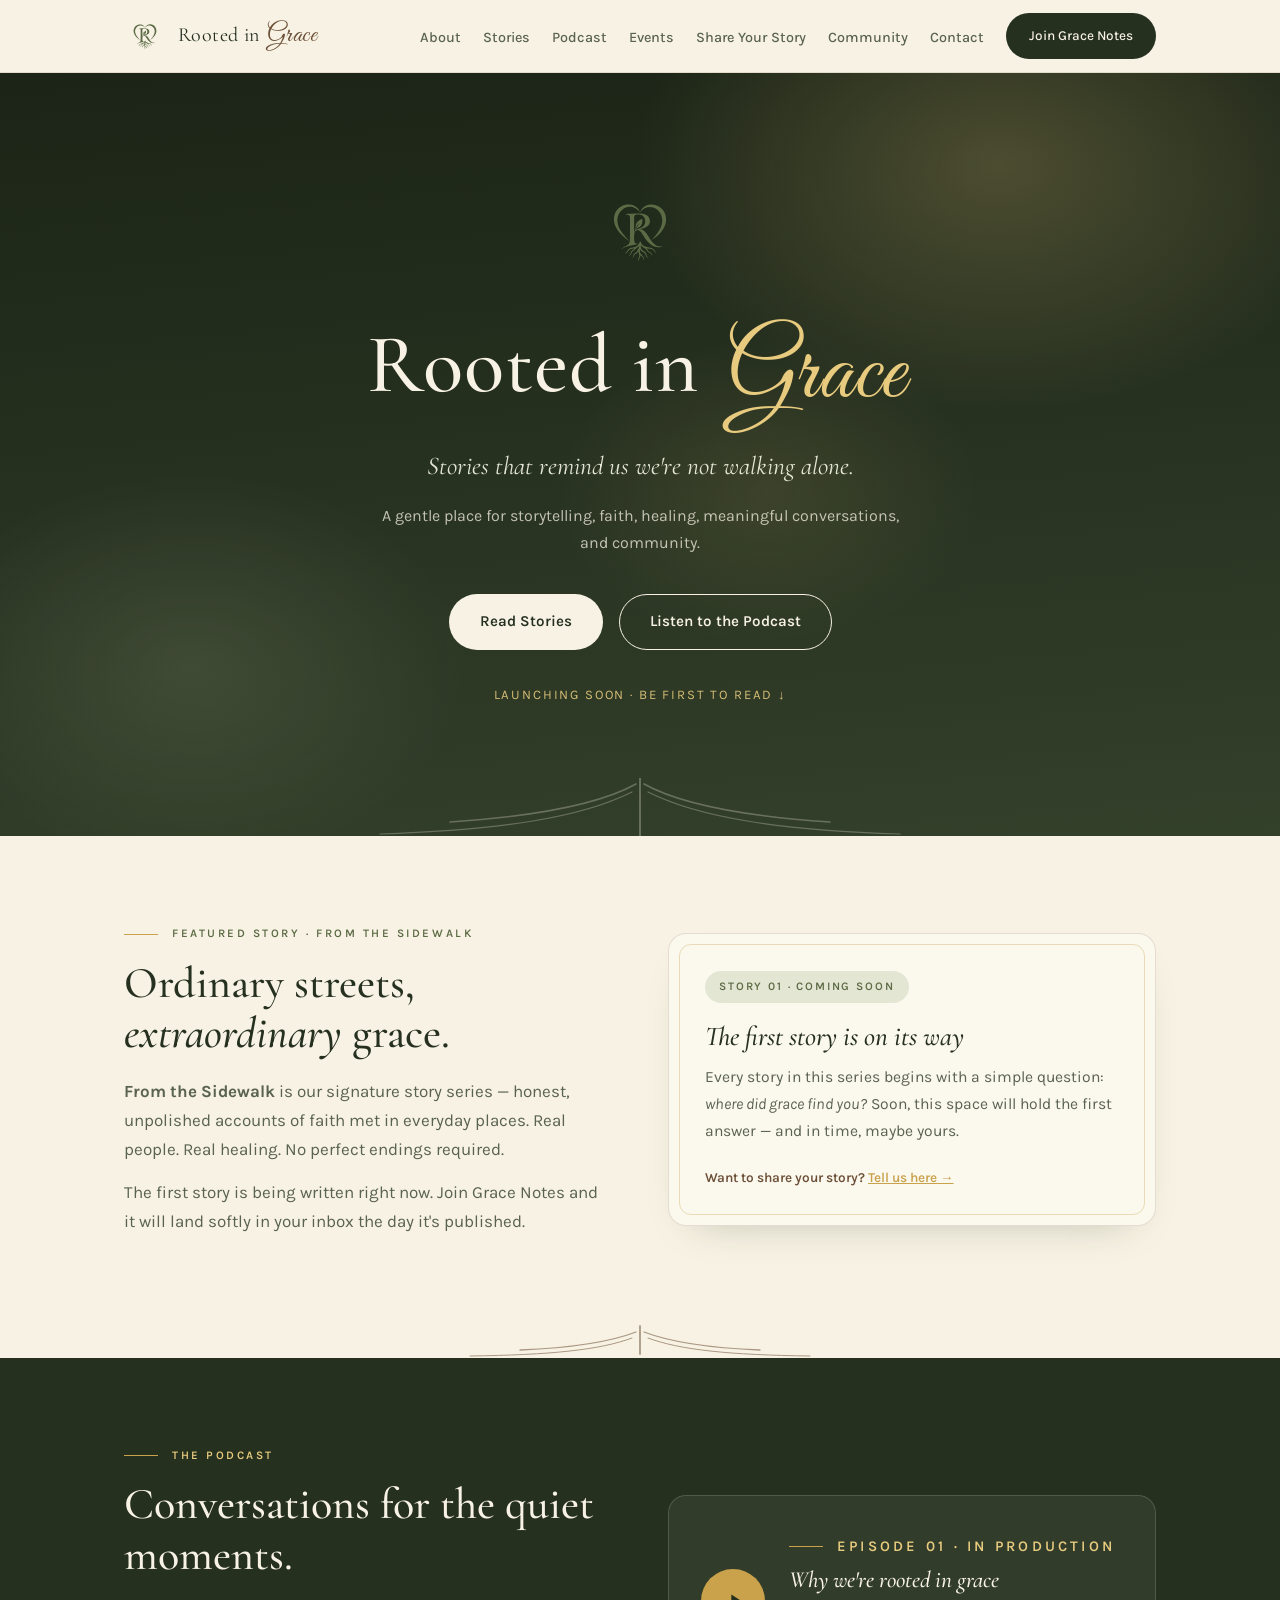
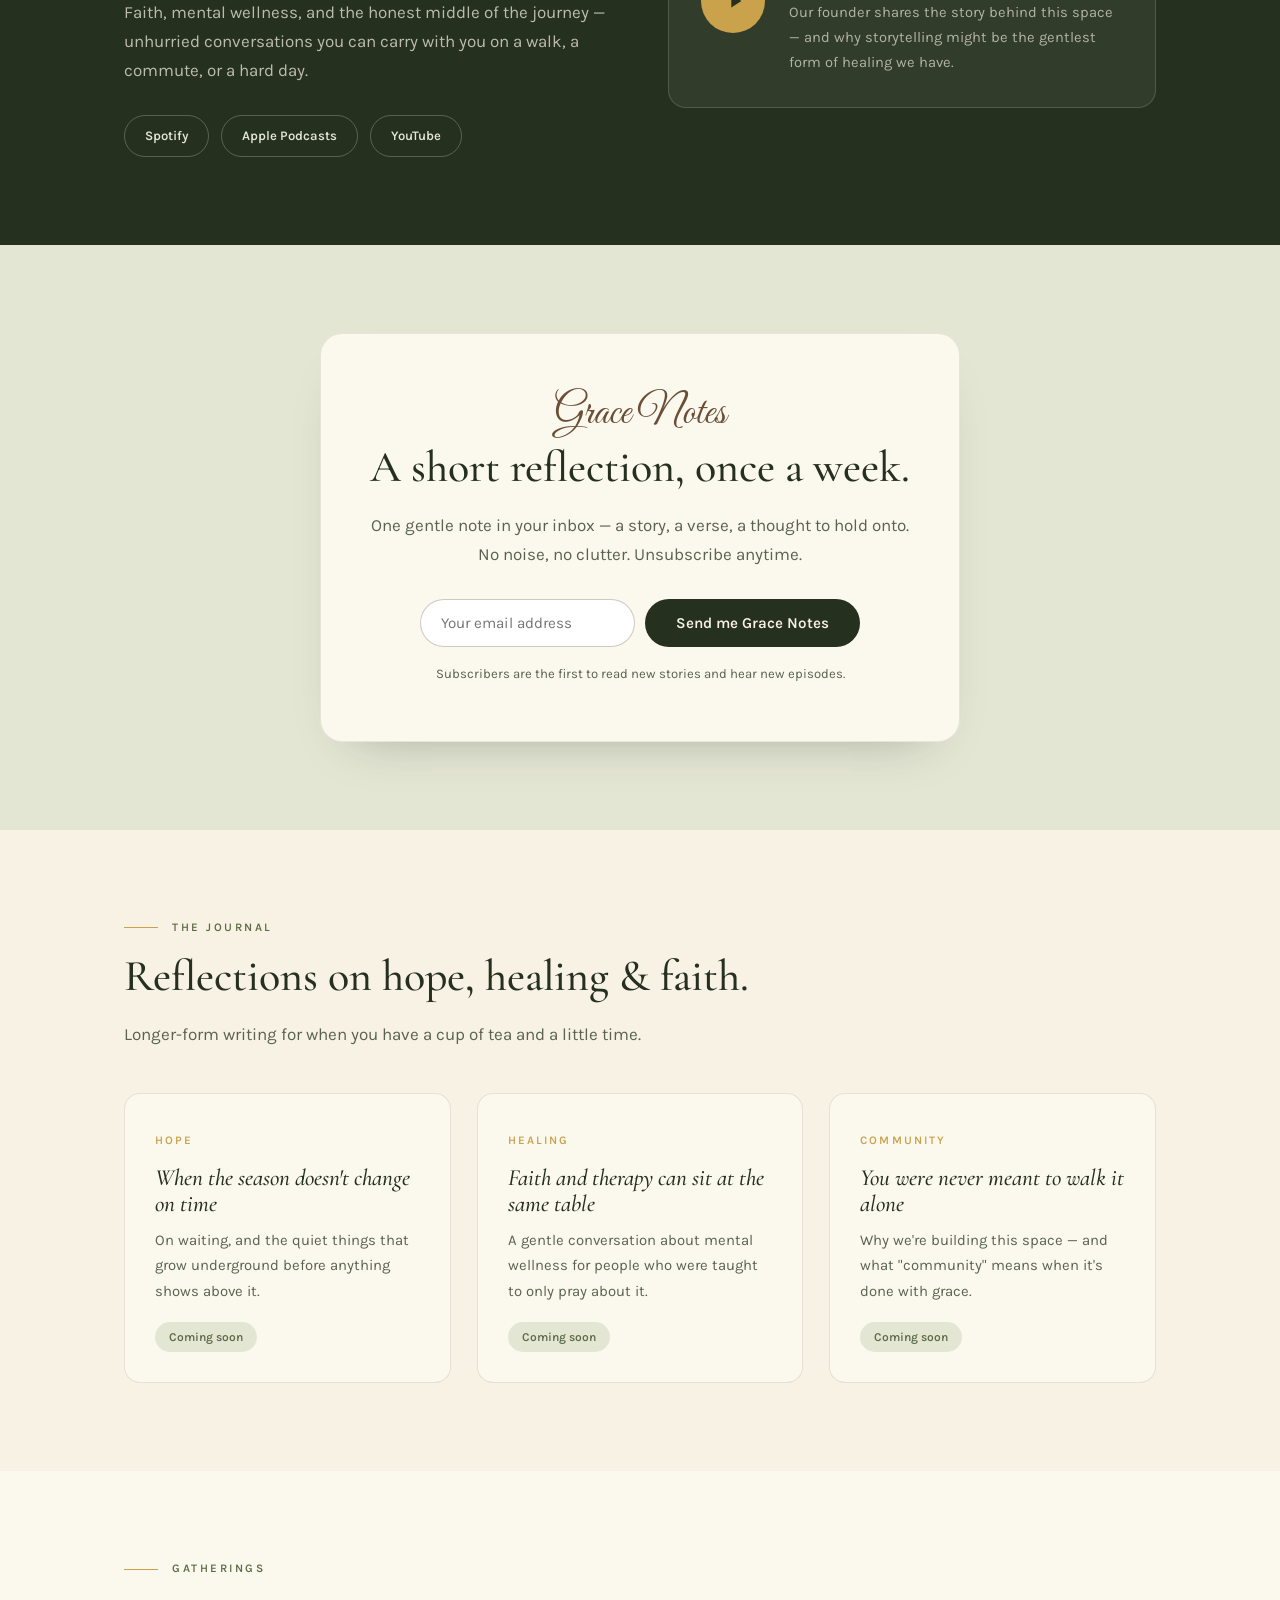
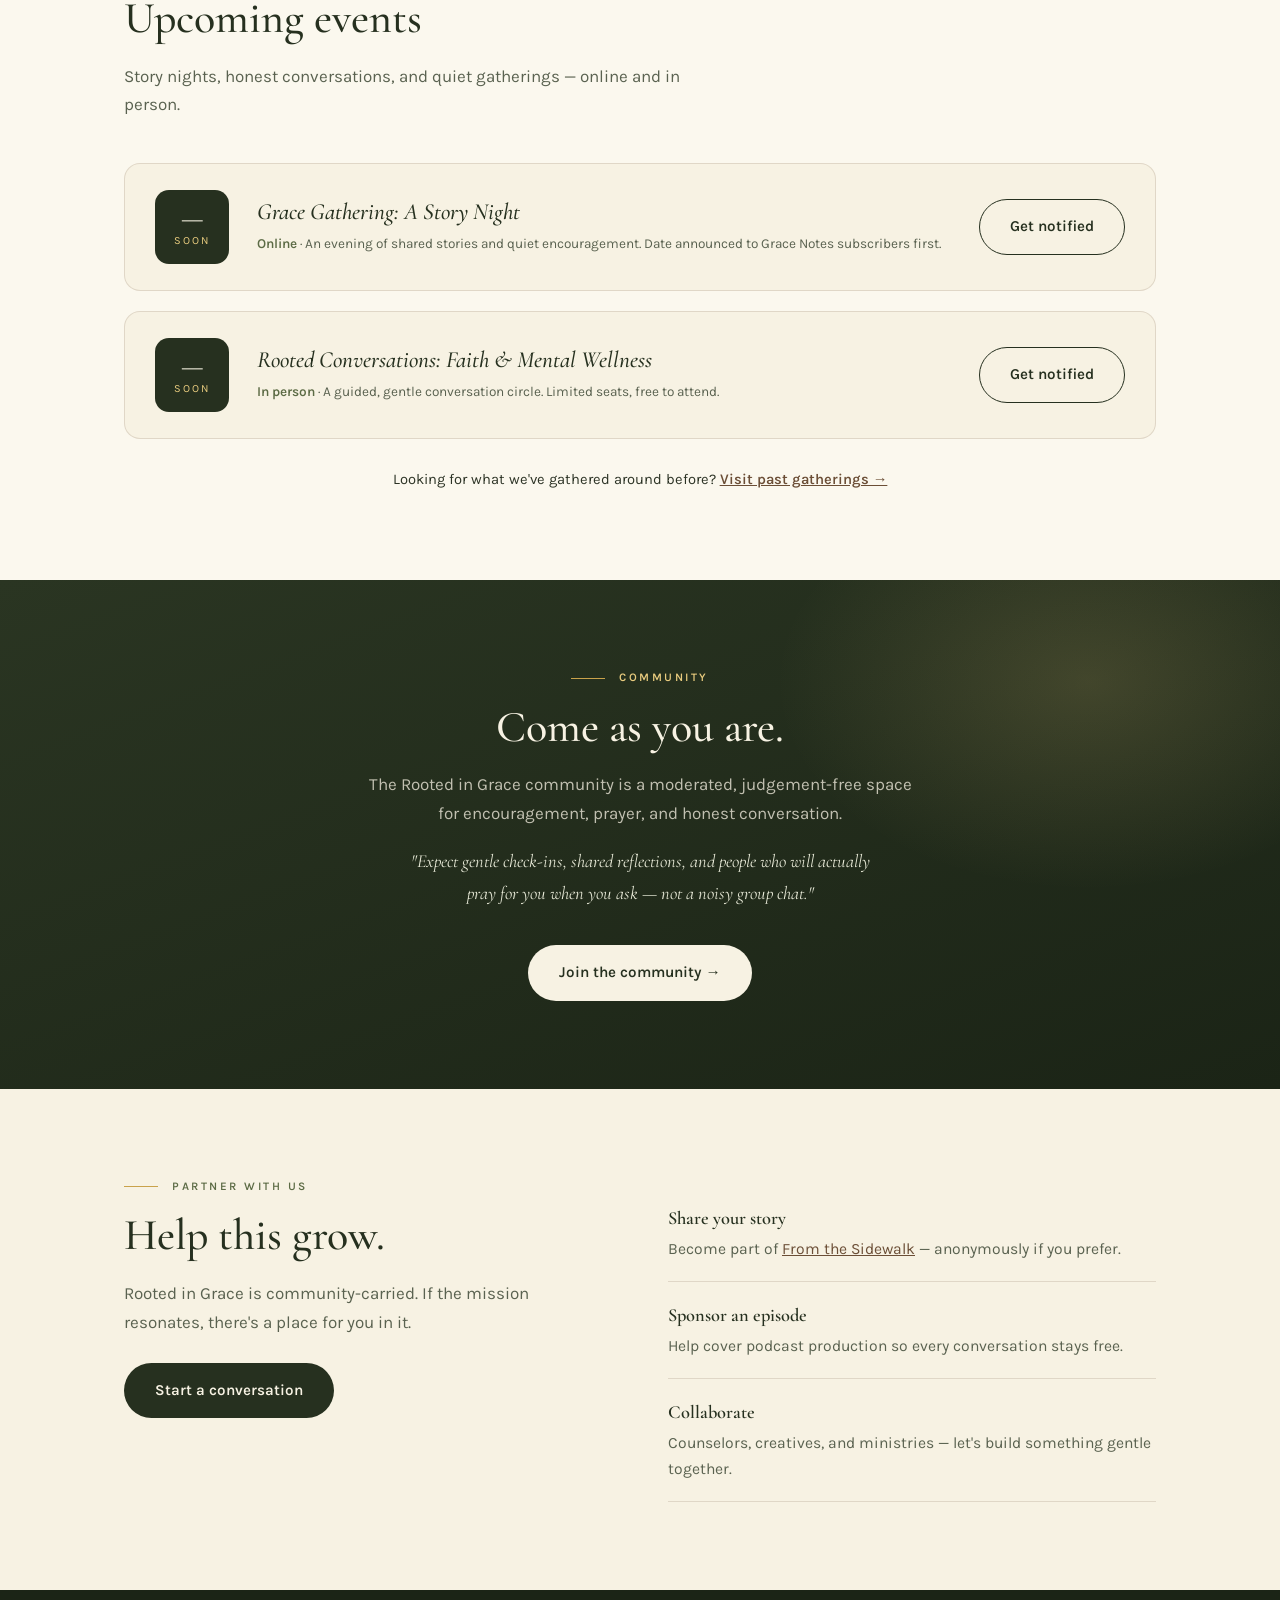
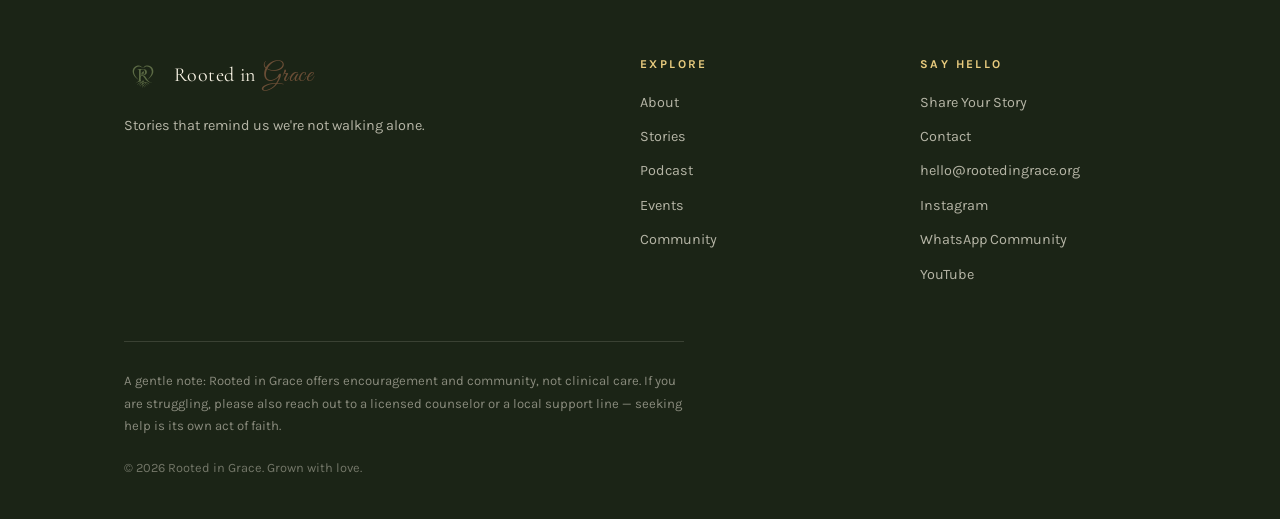
<file: index.html>
<!DOCTYPE html>
<html lang="en">
<head>
<meta charset="UTF-8">
<meta name="viewport" content="width=device-width, initial-scale=1.0">
<title>Rooted in Grace — Stories that remind us we're not walking alone</title>
<meta name="description" content="A faith-centered storytelling and community platform. Stories, reflections, and conversations about hope, healing, and mental wellness.">
<link rel="icon" href="assets/favicon.svg" type="image/svg+xml">
<link rel="icon" href="assets/favicon.ico" sizes="48x48">
<link rel="apple-touch-icon" href="assets/apple-touch-icon.png">
<link rel="preconnect" href="https://fonts.googleapis.com">
<link rel="preconnect" href="https://fonts.gstatic.com" crossorigin>
<link href="https://fonts.googleapis.com/css2?family=Cormorant+Garamond:ital,wght@0,400;0,500;0,600;1,400;1,500&family=Great+Vibes&family=Karla:ital,wght@0,300;0,400;0,500;0,600;1,400&display=swap" rel="stylesheet">
<link rel="stylesheet" href="assets/style.css">
</head>
<body>

<!-- ============ NAV ============ -->
<header>
  <div class="wrap nav">
    <a class="brand" href="#top" aria-label="Rooted in Grace — home">
      <svg viewBox="0 0 120 120" aria-hidden="true"><use href="#treemark"/></svg>
      <span class="brand-name">Rooted in <span class="script">Grace</span></span>
    </a>
    <button class="nav-toggle" aria-label="Open menu" aria-expanded="false" onclick="toggleNav(this)">
      <span></span><span></span><span></span>
    </button>
    <ul class="nav-links" id="navLinks">
      <li><a href="about.html">About</a></li>
      <li><a href="#story">Stories</a></li>
      <li><a href="#podcast">Podcast</a></li>
      <li><a href="events.html">Events</a></li>
      <li><a href="share.html">Share Your Story</a></li>
      <li><a href="#community">Community</a></li>
      <li><a href="contact.html">Contact</a></li>
      <li><a class="btn btn-solid" href="#notes">Join Grace Notes</a></li>
    </ul>
  </div>
</header>

<!-- ============ HERO ============ -->
<main id="top">
<section class="hero">
  <div class="wrap">
    <svg class="mark" viewBox="0 0 120 120" aria-hidden="true"><use href="#treemark"/></svg>
    <h1>Rooted in <span class="script">Grace</span></h1>
    <p class="tagline">Stories that remind us we're not walking alone.</p>
    <p class="sub">A gentle place for storytelling, faith, healing, meaningful conversations, and community.</p>
    <div class="hero-cta">
      <a class="btn btn-cream" href="#story">Read Stories</a>
      <a class="btn btn-line" href="#podcast">Listen to the Podcast</a>
    </div>
    <p class="soon">Launching soon &middot; be first to read &darr;</p>
  </div>
  <svg class="hero-roots" viewBox="0 0 680 60" fill="none" stroke="currentColor" stroke-linecap="round" aria-hidden="true">
    <path d="M340 0 C340 22 340 40 340 58" stroke-width="2"/>
    <path d="M336 6 C300 26 240 38 150 44" stroke-width="1.6"/>
    <path d="M344 6 C380 26 440 38 530 44" stroke-width="1.6"/>
    <path d="M332 14 C280 40 200 52 80 56" stroke-width="1.2"/>
    <path d="M348 14 C400 40 480 52 600 56" stroke-width="1.2"/>
  </svg>
</section>

<!-- ============ FEATURED STORY ============ -->
<section id="story">
  <div class="wrap split reveal">
    <div>
      <p class="eyebrow">Featured story &middot; From the Sidewalk</p>
      <h2>Ordinary streets, <em>extraordinary</em> grace.</h2>
      <p class="lede"><strong>From the Sidewalk</strong> is our signature story series — honest, unpolished accounts of faith met in everyday places. Real people. Real healing. No perfect endings required.</p>
      <p class="lede" style="margin-top:14px">The first story is being written right now. Join Grace Notes and it will land softly in your inbox the day it's published.</p>
    </div>
    <div class="story-card">
      <span class="tag">Story 01 &middot; Coming soon</span>
      <h3>The first story is on its way</h3>
      <p>Every story in this series begins with a simple question: <em>where did grace find you?</em> Soon, this space will hold the first answer — and in time, maybe yours.</p>
      <p class="meta">Want to share your story? <a href="share.html" style="color:var(--gold)">Tell us here &rarr;</a></p>
    </div>
  </div>
</section>

<div class="wrap reveal">
  <svg class="roots-divider" viewBox="0 0 420 34" fill="none" stroke="currentColor" stroke-linecap="round" aria-hidden="true">
    <path d="M210 2 C210 12 210 20 210 30" stroke-width="1.8"/>
    <path d="M206 8 C180 18 140 24 90 26" stroke-width="1.3"/>
    <path d="M214 8 C240 18 280 24 330 26" stroke-width="1.3"/>
    <path d="M202 14 C170 26 120 31 40 32" stroke-width="1"/>
    <path d="M218 14 C250 26 300 31 380 32" stroke-width="1"/>
  </svg>
</div>

<!-- ============ PODCAST ============ -->
<section class="podcast" id="podcast">
  <div class="wrap">
    <div class="split reveal">
      <div>
        <p class="eyebrow" style="color:var(--gold-soft)">The podcast</p>
        <h2>Conversations for the quiet moments.</h2>
        <p class="lede">Faith, mental wellness, and the honest middle of the journey — unhurried conversations you can carry with you on a walk, a commute, or a hard day.</p>
        <div class="platforms">
          <a href="#">Spotify</a><a href="#">Apple Podcasts</a><a href="#">YouTube</a>
        </div>
      </div>
      <div class="episode">
        <div class="play" aria-hidden="true">
          <svg viewBox="0 0 24 24"><path d="M8 5v14l11-7z"/></svg>
        </div>
        <div>
          <p class="eyebrow" style="color:var(--gold-soft);margin-bottom:8px">Episode 01 &middot; In production</p>
          <h3>Why we're rooted in grace</h3>
          <p>Our founder shares the story behind this space — and why storytelling might be the gentlest form of healing we have.</p>
        </div>
      </div>
    </div>
  </div>
</section>

<!-- ============ GRACE NOTES ============ -->
<section class="notes" id="notes">
  <div class="wrap reveal">
    <div class="notes-panel">
      <span class="script">Grace Notes</span>
      <h2>A short reflection, once a week.</h2>
      <p class="lede" style="margin:0 auto">One gentle note in your inbox — a story, a verse, a thought to hold onto. No noise, no clutter. Unsubscribe anytime.</p>
      <form class="notes-form" onsubmit="return handleNotes(event)">
        <label for="email" class="sr-only" style="position:absolute;left:-9999px">Email address</label>
        <input id="email" type="email" required placeholder="Your email address">
        <button class="btn btn-solid" type="submit">Send me Grace Notes</button>
      </form>
      <p class="form-thanks" id="thanks">Thank you — you're on the list. Welcome home. 🌿</p>
      <p class="notes-note">Subscribers are the first to read new stories and hear new episodes.</p>
    </div>
  </div>
</section>

<!-- ============ JOURNAL ============ -->
<section id="journal">
  <div class="wrap reveal">
    <p class="eyebrow">The journal</p>
    <h2>Reflections on hope, healing &amp; faith.</h2>
    <p class="lede">Longer-form writing for when you have a cup of tea and a little time.</p>
    <div class="cards">
      <a class="card" href="#notes">
        <span class="cat">Hope</span>
        <h3>When the season doesn't change on time</h3>
        <p>On waiting, and the quiet things that grow underground before anything shows above it.</p>
        <span class="soon-chip">Coming soon</span>
      </a>
      <a class="card" href="#notes">
        <span class="cat">Healing</span>
        <h3>Faith and therapy can sit at the same table</h3>
        <p>A gentle conversation about mental wellness for people who were taught to only pray about it.</p>
        <span class="soon-chip">Coming soon</span>
      </a>
      <a class="card" href="#notes">
        <span class="cat">Community</span>
        <h3>You were never meant to walk it alone</h3>
        <p>Why we're building this space — and what "community" means when it's done with grace.</p>
        <span class="soon-chip">Coming soon</span>
      </a>
    </div>
  </div>
</section>

<!-- ============ EVENTS ============ -->
<section class="events" id="events">
  <div class="wrap reveal">
    <p class="eyebrow">Gatherings</p>
    <h2>Upcoming events</h2>
    <p class="lede">Story nights, honest conversations, and quiet gatherings — online and in person.</p>
    <div class="event-list">
      <div class="event">
        <div class="date-chip"><span class="d">—</span><span class="m">Soon</span></div>
        <div>
          <h3>Grace Gathering: A Story Night</h3>
          <p class="where"><b>Online</b> &middot; An evening of shared stories and quiet encouragement. Date announced to Grace Notes subscribers first.</p>
        </div>
        <a class="btn btn-line-dark" href="events.html">Get notified</a>
      </div>
      <div class="event">
        <div class="date-chip"><span class="d">—</span><span class="m">Soon</span></div>
        <div>
          <h3>Rooted Conversations: Faith &amp; Mental Wellness</h3>
          <p class="where"><b>In person</b> &middot; A guided, gentle conversation circle. Limited seats, free to attend.</p>
        </div>
        <a class="btn btn-line-dark" href="events.html">Get notified</a>
      </div>
    </div>
    <p class="past-link">Looking for what we've gathered around before? <a href="events.html#past">Visit past gatherings &rarr;</a></p>
  </div>
</section>

<!-- ============ COMMUNITY ============ -->
<section class="community" id="community">
  <div class="wrap reveal">
    <p class="eyebrow" style="justify-content:center;color:var(--gold-soft)">Community</p>
    <h2>Come as you are.</h2>
    <p class="lede">The Rooted in Grace community is a moderated, judgement-free space for encouragement, prayer, and honest conversation.</p>
    <p class="expect">"Expect gentle check-ins, shared reflections, and people who will actually pray for you when you ask — not a noisy group chat."</p>
    <a class="btn btn-cream" href="https://whatsapp.com/channel/0029VbCmbwV9mrGTcMAKvH30" target="_blank" rel="noopener">Join the community &rarr;</a>
  </div>
</section>

<!-- ============ PARTNER ============ -->
<section class="partner" id="partner">
  <div class="wrap split reveal">
    <div>
      <p class="eyebrow">Partner with us</p>
      <h2>Help this grow.</h2>
      <p class="lede">Rooted in Grace is community-carried. If the mission resonates, there's a place for you in it.</p>
      <a class="btn btn-solid" href="mailto:hello@rootedingrace.org" style="margin-top:26px">Start a conversation</a>
    </div>
    <ul>
      <li><b>Share your story</b> Become part of <a href="share.html" style="color:var(--bark)">From the Sidewalk</a> — anonymously if you prefer.</li>
      <li><b>Sponsor an episode</b> Help cover podcast production so every conversation stays free.</li>
      <li><b>Collaborate</b> Counselors, creatives, and ministries — let's build something gentle together.</li>
    </ul>
  </div>
</section>
</main>

<!-- ============ FOOTER ============ -->
<footer id="contact">
  <div class="wrap">
    <div class="foot-grid">
      <div>
        <a class="brand" href="#top" style="margin-bottom:16px">
          <svg viewBox="0 0 120 120" style="width:38px;height:38px" aria-hidden="true"><use href="#treemark"/></svg>
          <span class="brand-name">Rooted in <span class="script">Grace</span></span>
        </a>
        <p style="margin-top:14px;max-width:36ch">Stories that remind us we're not walking alone.</p>
      </div>
      <div>
        <h4>Explore</h4>
        <ul>
          <li><a href="about.html">About</a></li>
          <li><a href="#story">Stories</a></li>
          <li><a href="#podcast">Podcast</a></li>
          <li><a href="events.html">Events</a></li>
          <li><a href="#community">Community</a></li>
        </ul>
      </div>
      <div>
        <h4>Say hello</h4>
        <ul>
          <li><a href="share.html">Share Your Story</a></li>
          <li><a href="contact.html">Contact</a></li>
          <li><a href="mailto:hello@rootedingrace.org">hello@rootedingrace.org</a></li>
          <li><a href="https://www.instagram.com/rootedingrace.ke/" target="_blank" rel="noopener">Instagram</a></li>
          <li><a href="https://whatsapp.com/channel/0029VbCmbwV9mrGTcMAKvH30" target="_blank" rel="noopener">WhatsApp Community</a></li>
          <li><a href="#">YouTube</a></li>
        </ul>
      </div>
    </div>
    <p class="wellness">A gentle note: Rooted in Grace offers encouragement and community, not clinical care. If you are struggling, please also reach out to a licensed counselor or a local support line — seeking help is its own act of faith.</p>
    <p class="copyright">&copy; 2026 Rooted in Grace. Grown with love.</p>
  </div>
</footer>

<!-- shared tree mark -->
<script src="assets/tree-mark.js"></script>
<script src="assets/main.js"></script>
</body>
</html>
</file>
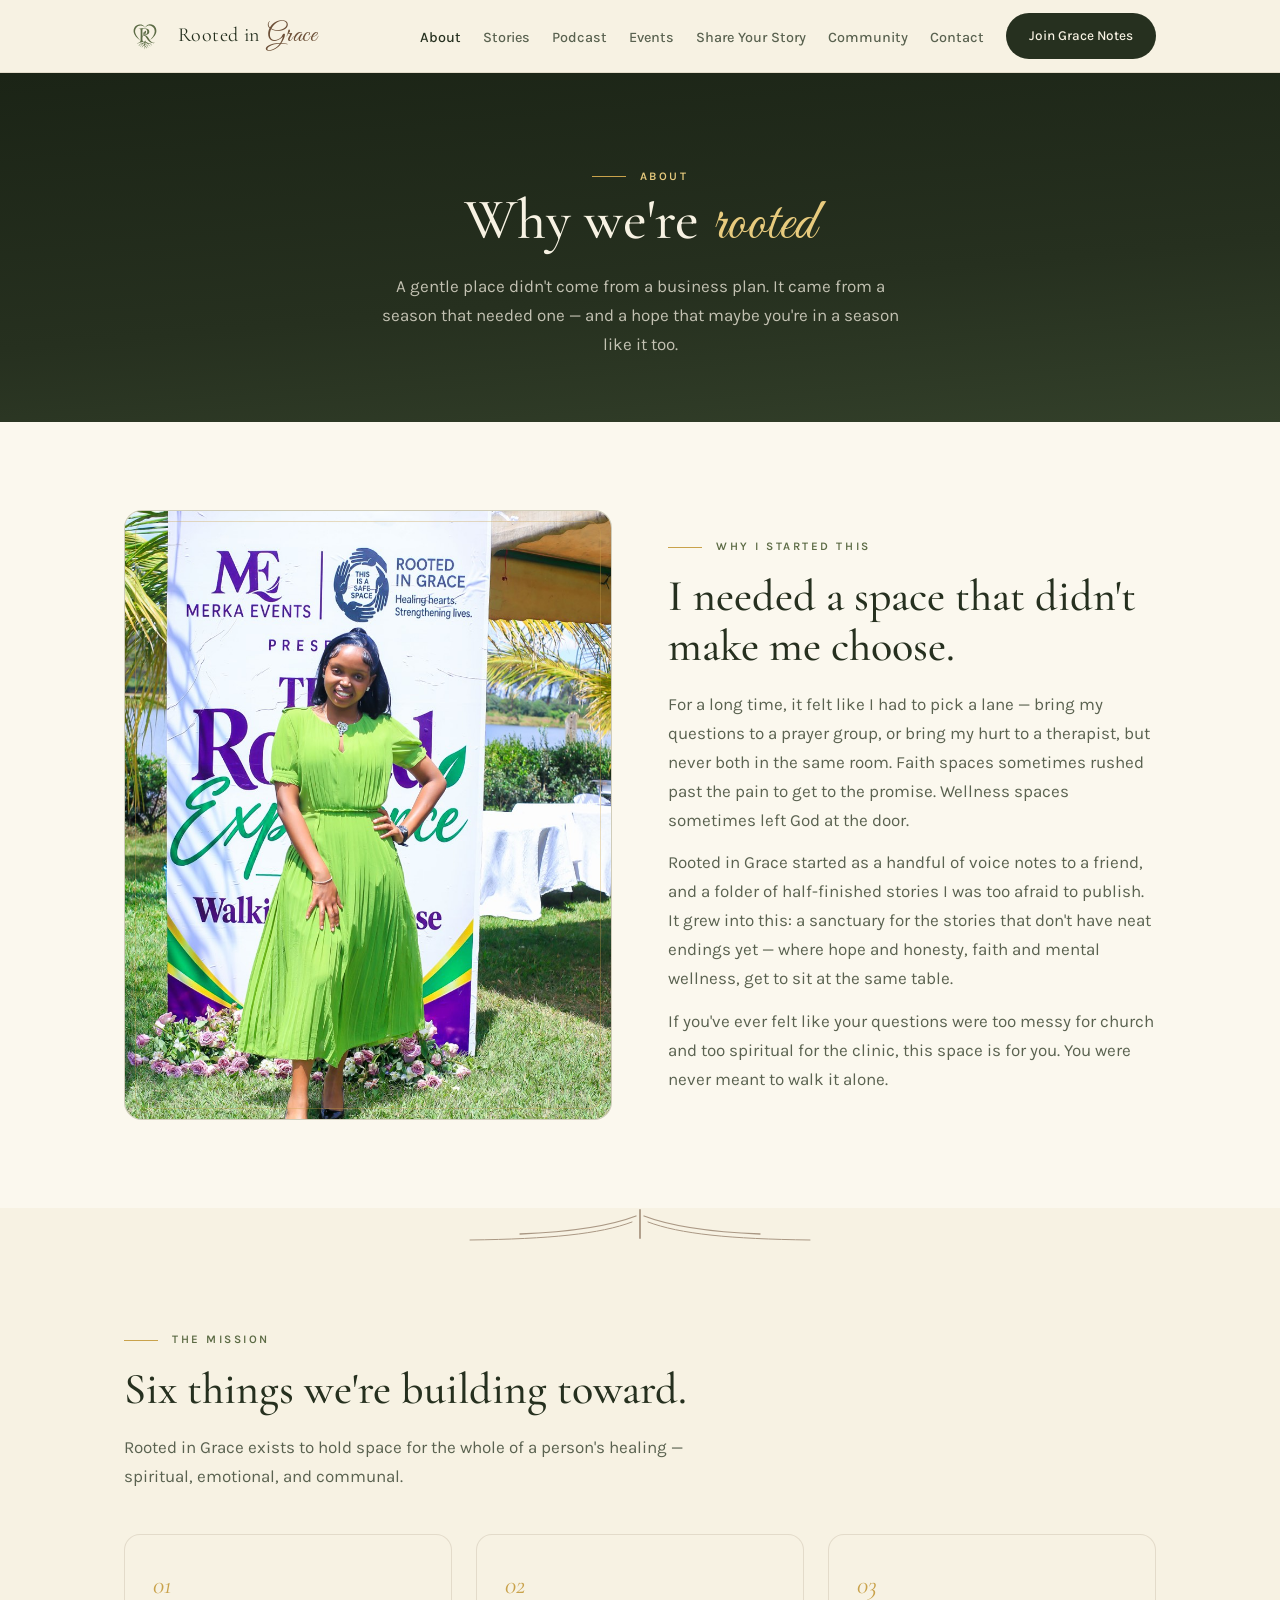
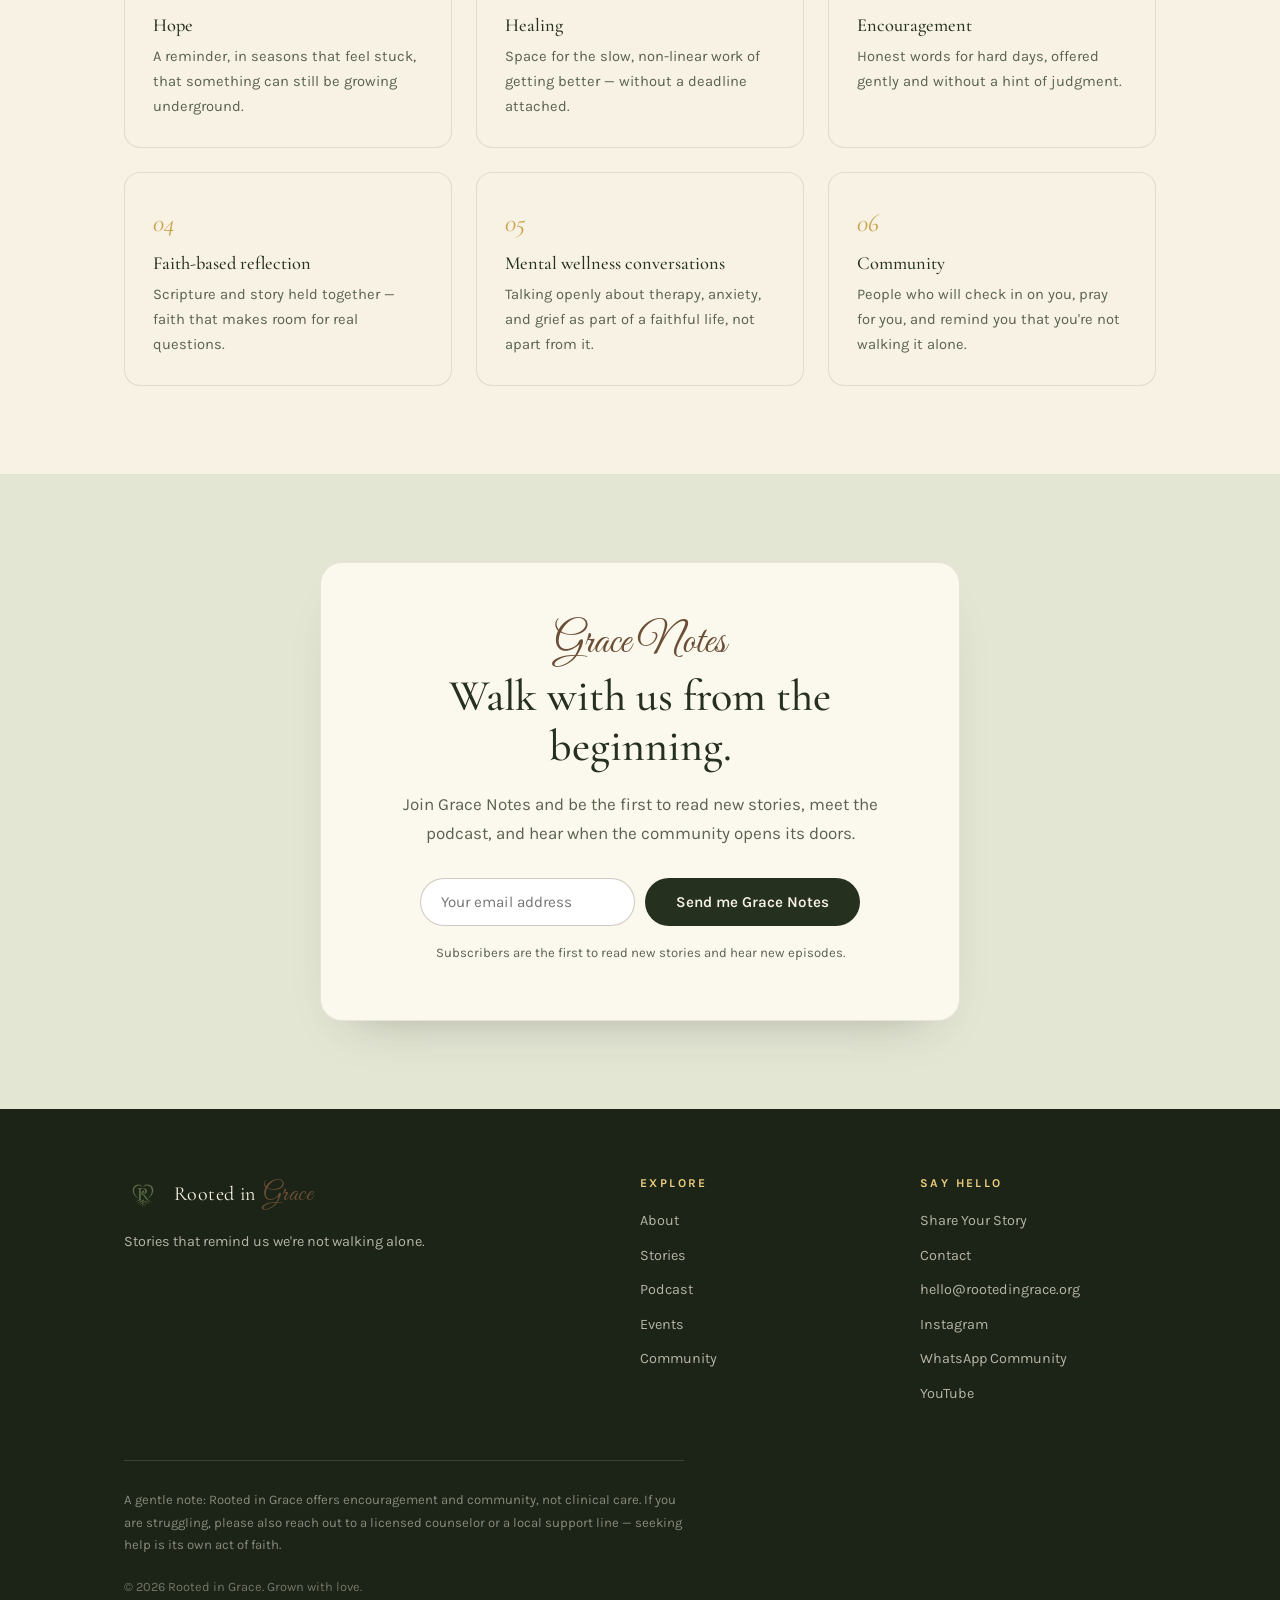
<file: about.html>
<!DOCTYPE html>
<html lang="en">
<head>
<meta charset="UTF-8">
<meta name="viewport" content="width=device-width, initial-scale=1.0">
<title>About — Rooted in Grace</title>
<meta name="description" content="Why Rooted in Grace exists — a founder's story, and a mission built on hope, healing, faith-based reflection, mental wellness, and community.">
<link rel="icon" href="assets/favicon.svg" type="image/svg+xml">
<link rel="icon" href="assets/favicon.ico" sizes="48x48">
<link rel="apple-touch-icon" href="assets/apple-touch-icon.png">
<link rel="preconnect" href="https://fonts.googleapis.com">
<link rel="preconnect" href="https://fonts.gstatic.com" crossorigin>
<link href="https://fonts.googleapis.com/css2?family=Cormorant+Garamond:ital,wght@0,400;0,500;0,600;1,400;1,500&family=Great+Vibes&family=Karla:ital,wght@0,300;0,400;0,500;0,600;1,400&display=swap" rel="stylesheet">
<link rel="stylesheet" href="assets/style.css">
</head>
<body>
<header>
  <div class="wrap nav">
    <a class="brand" href="index.html" aria-label="Rooted in Grace — home">
      <svg viewBox="0 0 120 120" aria-hidden="true"><use href="#treemark"/></svg>
      <span class="brand-name">Rooted in <span class="script">Grace</span></span>
    </a>
    <button class="nav-toggle" aria-label="Open menu" aria-expanded="false" onclick="toggleNav(this)">
      <span></span><span></span><span></span>
    </button>
    <ul class="nav-links" id="navLinks">
      <li><a href="about.html" aria-current="page" style="color:var(--forest)">About</a></li>
      <li><a href="index.html#story">Stories</a></li>
      <li><a href="index.html#podcast">Podcast</a></li>
      <li><a href="events.html">Events</a></li>
      <li><a href="share.html">Share Your Story</a></li>
      <li><a href="index.html#community">Community</a></li>
      <li><a href="contact.html">Contact</a></li>
      <li><a class="btn btn-solid" href="index.html#notes">Join Grace Notes</a></li>
    </ul>
  </div>
</header>

<main>
<section class="page-hero">
  <div class="wrap">
    <p class="eyebrow" style="justify-content:center;color:var(--gold-soft)">About</p>
    <h1>Why we're <span class="script">rooted</span></h1>
    <p>A gentle place didn't come from a business plan. It came from a season that needed one — and a hope that maybe you're in a season like it too.</p>
  </div>
</section>

<!-- ============ FOUNDER STORY ============ -->
<section class="founder">
  <div class="wrap split reveal">
    <div class="portrait-frame">
      <img src="assets/founder-portrait.jpg" alt="Portrait of the founder of Rooted in Grace, smiling in a green pleated dress outdoors" width="900" height="1350" loading="lazy">
    </div>
    <div>
      <p class="eyebrow">Why I started this</p>
      <h2>I needed a space that didn't make me choose.</h2>
      <p class="lede">For a long time, it felt like I had to pick a lane — bring my questions to a prayer group, or bring my hurt to a therapist, but never both in the same room. Faith spaces sometimes rushed past the pain to get to the promise. Wellness spaces sometimes left God at the door.</p>
      <p class="lede" style="margin-top:14px">Rooted in Grace started as a handful of voice notes to a friend, and a folder of half-finished stories I was too afraid to publish. It grew into this: a sanctuary for the stories that don't have neat endings yet — where hope and honesty, faith and mental wellness, get to sit at the same table.</p>
      <p class="lede" style="margin-top:14px">If you've ever felt like your questions were too messy for church and too spiritual for the clinic, this space is for you. You were never meant to walk it alone.</p>
    </div>
  </div>
</section>

<div class="wrap reveal">
  <svg class="roots-divider" viewBox="0 0 420 34" fill="none" stroke="currentColor" stroke-linecap="round" aria-hidden="true">
    <path d="M210 2 C210 12 210 20 210 30" stroke-width="1.8"/>
    <path d="M206 8 C180 18 140 24 90 26" stroke-width="1.3"/>
    <path d="M214 8 C240 18 280 24 330 26" stroke-width="1.3"/>
    <path d="M202 14 C170 26 120 31 40 32" stroke-width="1"/>
    <path d="M218 14 C250 26 300 31 380 32" stroke-width="1"/>
  </svg>
</div>

<!-- ============ MISSION ============ -->
<section id="mission">
  <div class="wrap reveal">
    <p class="eyebrow">The mission</p>
    <h2>Six things we're building toward.</h2>
    <p class="lede">Rooted in Grace exists to hold space for the whole of a person's healing — spiritual, emotional, and communal.</p>
    <div class="mission-grid">
      <div class="mission-item">
        <span class="num">01</span>
        <h3>Hope</h3>
        <p>A reminder, in seasons that feel stuck, that something can still be growing underground.</p>
      </div>
      <div class="mission-item">
        <span class="num">02</span>
        <h3>Healing</h3>
        <p>Space for the slow, non-linear work of getting better — without a deadline attached.</p>
      </div>
      <div class="mission-item">
        <span class="num">03</span>
        <h3>Encouragement</h3>
        <p>Honest words for hard days, offered gently and without a hint of judgment.</p>
      </div>
      <div class="mission-item">
        <span class="num">04</span>
        <h3>Faith-based reflection</h3>
        <p>Scripture and story held together — faith that makes room for real questions.</p>
      </div>
      <div class="mission-item">
        <span class="num">05</span>
        <h3>Mental wellness conversations</h3>
        <p>Talking openly about therapy, anxiety, and grief as part of a faithful life, not apart from it.</p>
      </div>
      <div class="mission-item">
        <span class="num">06</span>
        <h3>Community</h3>
        <p>People who will check in on you, pray for you, and remind you that you're not walking it alone.</p>
      </div>
    </div>
  </div>
</section>

<!-- ============ GRACE NOTES CTA ============ -->
<section class="notes" id="notes">
  <div class="wrap reveal">
    <div class="notes-panel">
      <span class="script">Grace Notes</span>
      <h2>Walk with us from the beginning.</h2>
      <p class="lede" style="margin:0 auto">Join Grace Notes and be the first to read new stories, meet the podcast, and hear when the community opens its doors.</p>
      <form class="notes-form" onsubmit="return handleFormSubmit(event, 'aboutThanks')">
        <label for="aboutEmail" class="sr-only" style="position:absolute;left:-9999px">Email address</label>
        <input id="aboutEmail" type="email" required placeholder="Your email address">
        <button class="btn btn-solid" type="submit">Send me Grace Notes</button>
      </form>
      <p class="form-thanks" id="aboutThanks">Thank you — you're on the list. Welcome home. 🌿</p>
      <p class="notes-note">Subscribers are the first to read new stories and hear new episodes.</p>
    </div>
  </div>
</section>
</main>

<footer id="contact-info">
  <div class="wrap">
    <div class="foot-grid">
      <div>
        <a class="brand" href="index.html">
          <svg viewBox="0 0 120 120" style="width:38px;height:38px" aria-hidden="true"><use href="#treemark"/></svg>
          <span class="brand-name">Rooted in <span class="script">Grace</span></span>
        </a>
        <p style="margin-top:14px;max-width:36ch">Stories that remind us we're not walking alone.</p>
      </div>
      <div>
        <h4>Explore</h4>
        <ul>
          <li><a href="about.html">About</a></li>
          <li><a href="index.html#story">Stories</a></li>
          <li><a href="index.html#podcast">Podcast</a></li>
          <li><a href="events.html">Events</a></li>
          <li><a href="index.html#community">Community</a></li>
        </ul>
      </div>
      <div>
        <h4>Say hello</h4>
        <ul>
          <li><a href="share.html">Share Your Story</a></li>
          <li><a href="contact.html">Contact</a></li>
          <li><a href="mailto:hello@rootedingrace.org">hello@rootedingrace.org</a></li>
          <li><a href="https://www.instagram.com/rootedingrace.ke/" target="_blank" rel="noopener">Instagram</a></li>
          <li><a href="https://whatsapp.com/channel/0029VbCmbwV9mrGTcMAKvH30" target="_blank" rel="noopener">WhatsApp Community</a></li>
          <li><a href="#">YouTube</a></li>
        </ul>
      </div>
    </div>
    <p class="wellness">A gentle note: Rooted in Grace offers encouragement and community, not clinical care. If you are struggling, please also reach out to a licensed counselor or a local support line — seeking help is its own act of faith.</p>
    <p class="copyright">&copy; 2026 Rooted in Grace. Grown with love.</p>
  </div>
</footer>

<!-- shared tree mark -->
<script src="assets/tree-mark.js"></script>
<script src="assets/main.js"></script>
</body>
</html>
</file>
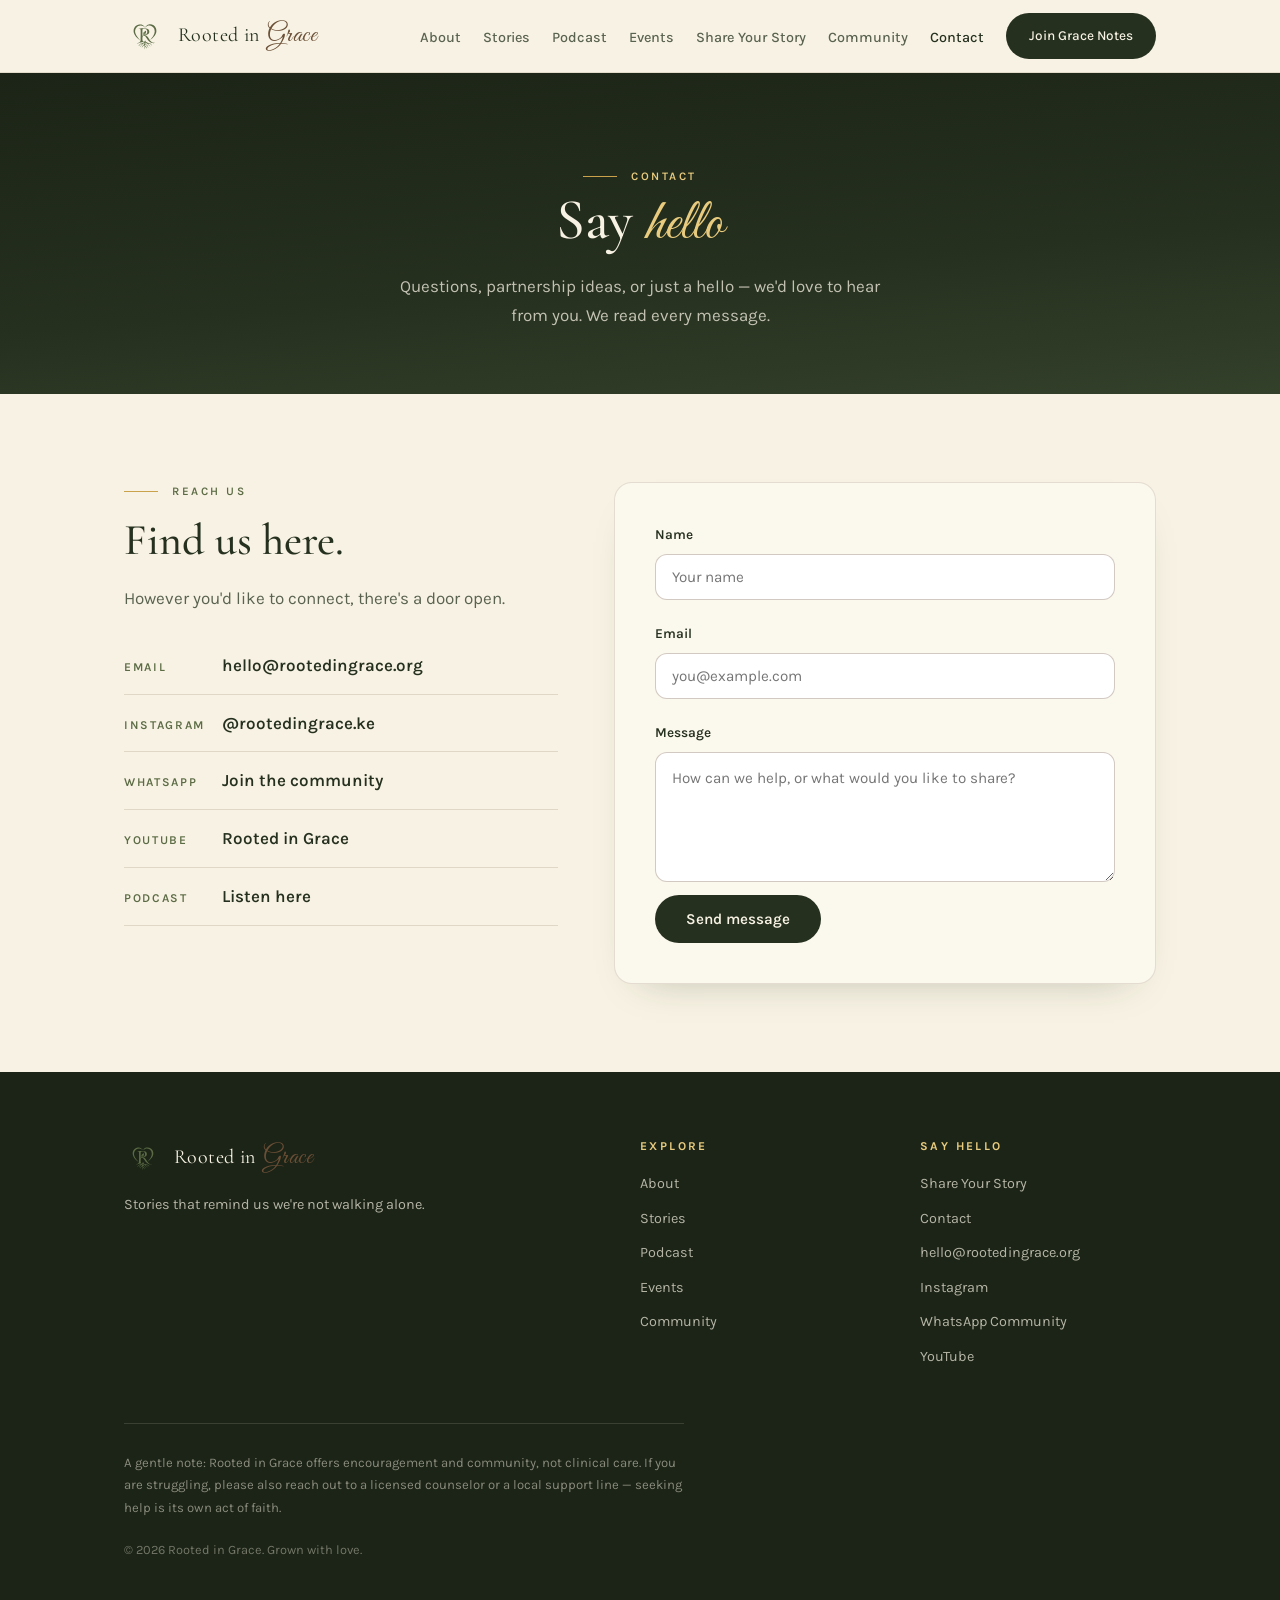
<file: contact.html>
<!DOCTYPE html>
<html lang="en">
<head>
<meta charset="UTF-8">
<meta name="viewport" content="width=device-width, initial-scale=1.0">
<title>Contact — Rooted in Grace</title>
<meta name="description" content="Say hello to Rooted in Grace — email, socials, and a short contact form.">
<link rel="icon" href="assets/favicon.svg" type="image/svg+xml">
<link rel="icon" href="assets/favicon.ico" sizes="48x48">
<link rel="apple-touch-icon" href="assets/apple-touch-icon.png">
<link rel="preconnect" href="https://fonts.googleapis.com">
<link rel="preconnect" href="https://fonts.gstatic.com" crossorigin>
<link href="https://fonts.googleapis.com/css2?family=Cormorant+Garamond:ital,wght@0,400;0,500;0,600;1,400;1,500&family=Great+Vibes&family=Karla:ital,wght@0,300;0,400;0,500;0,600;1,400&display=swap" rel="stylesheet">
<link rel="stylesheet" href="assets/style.css">
</head>
<body>
<header>
  <div class="wrap nav">
    <a class="brand" href="index.html" aria-label="Rooted in Grace — home">
      <svg viewBox="0 0 120 120" aria-hidden="true"><use href="#treemark"/></svg>
      <span class="brand-name">Rooted in <span class="script">Grace</span></span>
    </a>
    <button class="nav-toggle" aria-label="Open menu" aria-expanded="false" onclick="toggleNav(this)">
      <span></span><span></span><span></span>
    </button>
    <ul class="nav-links" id="navLinks">
      <li><a href="about.html">About</a></li>
      <li><a href="index.html#story">Stories</a></li>
      <li><a href="index.html#podcast">Podcast</a></li>
      <li><a href="events.html">Events</a></li>
      <li><a href="share.html">Share Your Story</a></li>
      <li><a href="index.html#community">Community</a></li>
      <li><a href="contact.html" aria-current="page" style="color:var(--forest)">Contact</a></li>
      <li><a class="btn btn-solid" href="index.html#notes">Join Grace Notes</a></li>
    </ul>
  </div>
</header>

<main>
<section class="page-hero">
  <div class="wrap">
    <p class="eyebrow" style="justify-content:center;color:var(--gold-soft)">Contact</p>
    <h1>Say <span class="script">hello</span></h1>
    <p>Questions, partnership ideas, or just a hello — we'd love to hear from you. We read every message.</p>
  </div>
</section>

<section>
  <div class="wrap reveal contact-grid">
    <div>
      <p class="eyebrow">Reach us</p>
      <h2>Find us here.</h2>
      <p class="lede">However you'd like to connect, there's a door open.</p>
      <ul class="contact-list">
        <li><span>Email</span><a href="mailto:hello@rootedingrace.org">hello@rootedingrace.org</a></li>
        <li><span>Instagram</span><a href="https://www.instagram.com/rootedingrace.ke/" target="_blank" rel="noopener">@rootedingrace.ke</a></li>
        <li><span>WhatsApp</span><a href="https://whatsapp.com/channel/0029VbCmbwV9mrGTcMAKvH30" target="_blank" rel="noopener">Join the community</a></li>
        <li><span>YouTube</span><a href="#">Rooted in Grace</a></li>
        <li><span>Podcast</span><a href="index.html#podcast">Listen here</a></li>
      </ul>
    </div>
    <div class="form-panel">
      <form id="contactForm" onsubmit="return handleFormSubmit(event, 'contactThanks')">
        <div class="field">
          <label for="contactName">Name</label>
          <input type="text" id="contactName" name="name" required placeholder="Your name">
        </div>
        <div class="field">
          <label for="contactEmail">Email</label>
          <input type="email" id="contactEmail" name="email" required placeholder="you@example.com">
        </div>
        <div class="field">
          <label for="contactMessage">Message</label>
          <textarea id="contactMessage" name="message" required placeholder="How can we help, or what would you like to share?" style="min-height:130px"></textarea>
        </div>
        <button class="btn btn-solid form-submit" type="submit">Send message</button>
      </form>
      <p class="form-thanks" id="contactThanks">Thank you — your message has landed softly. We'll reply soon. 🌿</p>
    </div>
  </div>
</section>
</main>

<footer id="contact-info">
  <div class="wrap">
    <div class="foot-grid">
      <div>
        <a class="brand" href="index.html">
          <svg viewBox="0 0 120 120" style="width:38px;height:38px" aria-hidden="true"><use href="#treemark"/></svg>
          <span class="brand-name">Rooted in <span class="script">Grace</span></span>
        </a>
        <p style="margin-top:14px;max-width:36ch">Stories that remind us we're not walking alone.</p>
      </div>
      <div>
        <h4>Explore</h4>
        <ul>
          <li><a href="about.html">About</a></li>
          <li><a href="index.html#story">Stories</a></li>
          <li><a href="index.html#podcast">Podcast</a></li>
          <li><a href="events.html">Events</a></li>
          <li><a href="index.html#community">Community</a></li>
        </ul>
      </div>
      <div>
        <h4>Say hello</h4>
        <ul>
          <li><a href="share.html">Share Your Story</a></li>
          <li><a href="contact.html">Contact</a></li>
          <li><a href="mailto:hello@rootedingrace.org">hello@rootedingrace.org</a></li>
          <li><a href="https://www.instagram.com/rootedingrace.ke/" target="_blank" rel="noopener">Instagram</a></li>
          <li><a href="https://whatsapp.com/channel/0029VbCmbwV9mrGTcMAKvH30" target="_blank" rel="noopener">WhatsApp Community</a></li>
          <li><a href="#">YouTube</a></li>
        </ul>
      </div>
    </div>
    <p class="wellness">A gentle note: Rooted in Grace offers encouragement and community, not clinical care. If you are struggling, please also reach out to a licensed counselor or a local support line — seeking help is its own act of faith.</p>
    <p class="copyright">&copy; 2026 Rooted in Grace. Grown with love.</p>
  </div>
</footer>

<!-- shared tree mark -->
<script src="assets/tree-mark.js"></script>
<script src="assets/main.js"></script>
</body>
</html>
</file>
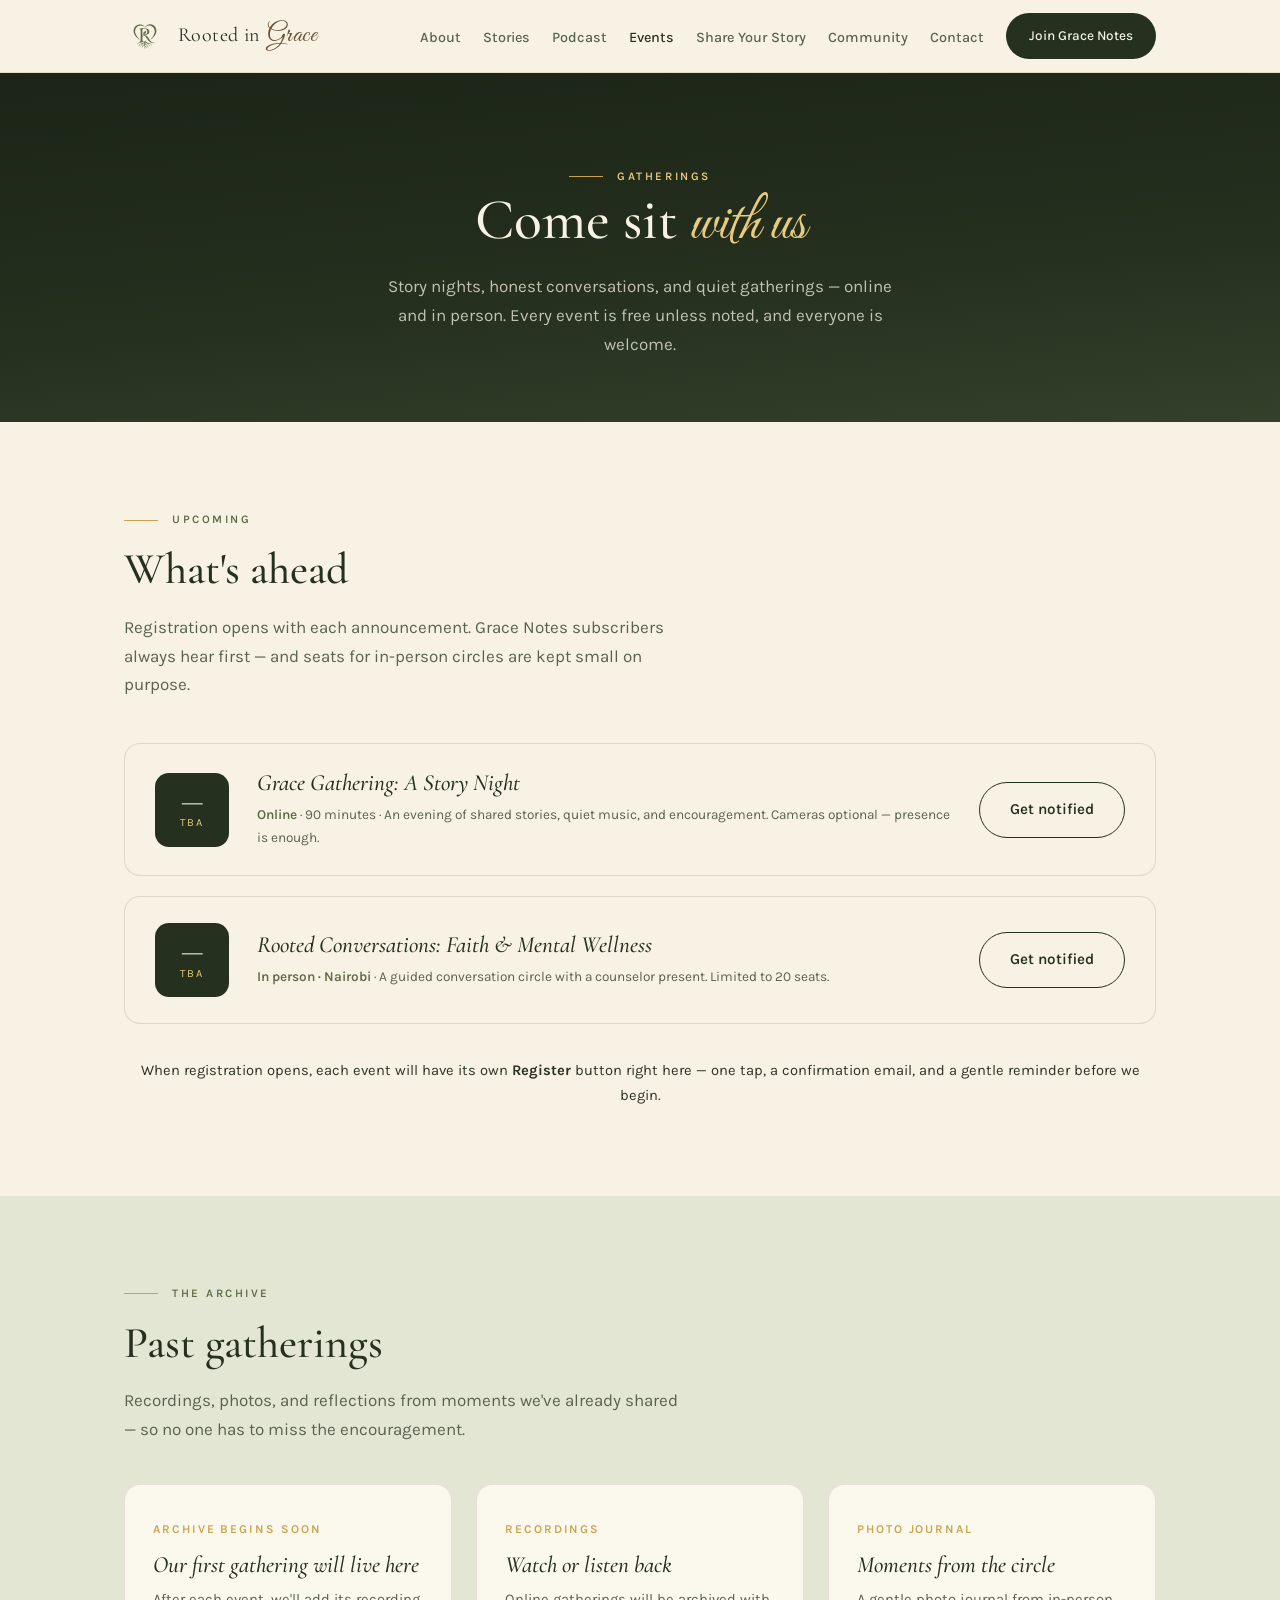
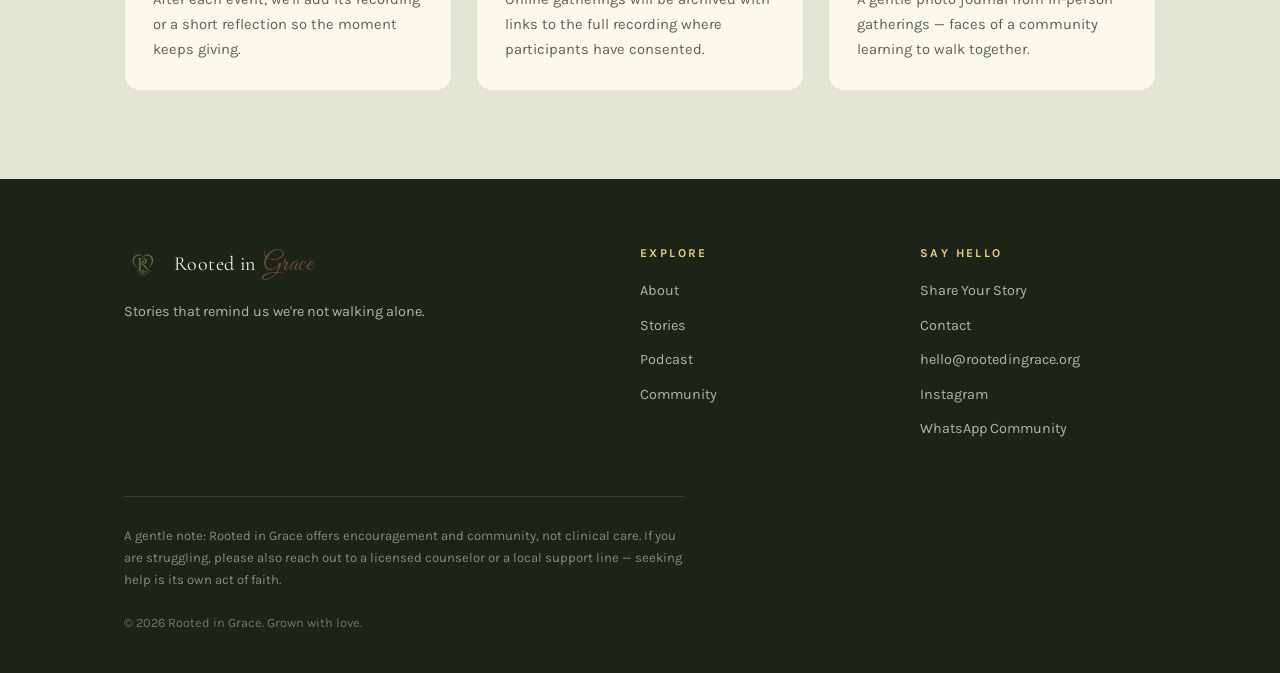
<file: events.html>
<!DOCTYPE html>
<html lang="en">
<head>
<meta charset="UTF-8">
<meta name="viewport" content="width=device-width, initial-scale=1.0">
<title>Events — Rooted in Grace</title>
<meta name="description" content="Story nights, honest conversations, and quiet gatherings — online and in person.">
<link rel="icon" href="assets/favicon.svg" type="image/svg+xml">
<link rel="icon" href="assets/favicon.ico" sizes="48x48">
<link rel="apple-touch-icon" href="assets/apple-touch-icon.png">
<link rel="preconnect" href="https://fonts.googleapis.com">
<link rel="preconnect" href="https://fonts.gstatic.com" crossorigin>
<link href="https://fonts.googleapis.com/css2?family=Cormorant+Garamond:ital,wght@0,400;0,500;0,600;1,400;1,500&family=Great+Vibes&family=Karla:ital,wght@0,300;0,400;0,500;0,600;1,400&display=swap" rel="stylesheet">
<link rel="stylesheet" href="assets/style.css">
</head>
<body>
<header>
  <div class="wrap nav">
    <a class="brand" href="index.html" aria-label="Rooted in Grace — home">
      <svg viewBox="0 0 120 120" aria-hidden="true"><use href="#treemark"/></svg>
      <span class="brand-name">Rooted in <span class="script">Grace</span></span>
    </a>
    <button class="nav-toggle" aria-label="Open menu" aria-expanded="false" onclick="toggleNav(this)">
      <span></span><span></span><span></span>
    </button>
    <ul class="nav-links" id="navLinks">
      <li><a href="about.html">About</a></li>
      <li><a href="index.html#story">Stories</a></li>
      <li><a href="index.html#podcast">Podcast</a></li>
      <li><a href="events.html" aria-current="page" style="color:var(--forest)">Events</a></li>
      <li><a href="share.html">Share Your Story</a></li>
      <li><a href="index.html#community">Community</a></li>
      <li><a href="contact.html">Contact</a></li>
      <li><a class="btn btn-solid" href="index.html#notes">Join Grace Notes</a></li>
    </ul>
  </div>
</header>

<main>
<section class="page-hero">
  <div class="wrap">
    <p class="eyebrow" style="justify-content:center;color:var(--gold-soft)">Gatherings</p>
    <h1>Come sit <span class="script">with us</span></h1>
    <p>Story nights, honest conversations, and quiet gatherings — online and in person. Every event is free unless noted, and everyone is welcome.</p>
  </div>
</section>

<section class="events" id="upcoming" style="background:var(--cream)">
  <div class="wrap reveal">
    <p class="eyebrow">Upcoming</p>
    <h2>What's ahead</h2>
    <p class="lede">Registration opens with each announcement. Grace Notes subscribers always hear first — and seats for in-person circles are kept small on purpose.</p>
    <div class="event-list">
      <div class="event">
        <div class="date-chip"><span class="d">—</span><span class="m">TBA</span></div>
        <div>
          <h3>Grace Gathering: A Story Night</h3>
          <p class="where"><b>Online</b> &middot; 90 minutes &middot; An evening of shared stories, quiet music, and encouragement. Cameras optional — presence is enough.</p>
        </div>
        <a class="btn btn-line-dark" href="index.html#notes">Get notified</a>
      </div>
      <div class="event">
        <div class="date-chip"><span class="d">—</span><span class="m">TBA</span></div>
        <div>
          <h3>Rooted Conversations: Faith &amp; Mental Wellness</h3>
          <p class="where"><b>In person &middot; Nairobi</b> &middot; A guided conversation circle with a counselor present. Limited to 20 seats.</p>
        </div>
        <a class="btn btn-line-dark" href="index.html#notes">Get notified</a>
      </div>
    </div>
    <p class="past-link" style="margin-top:34px">When registration opens, each event will have its own <b>Register</b> button right here — one tap, a confirmation email, and a gentle reminder before we begin.</p>
  </div>
</section>

<section id="past" style="background:var(--sage-pale)">
  <div class="wrap reveal">
    <p class="eyebrow">The archive</p>
    <h2>Past gatherings</h2>
    <p class="lede">Recordings, photos, and reflections from moments we've already shared — so no one has to miss the encouragement.</p>
    <div class="past-grid">
      <div class="past-card">
        <span class="when">Archive begins soon</span>
        <h3>Our first gathering will live here</h3>
        <p>After each event, we'll add its recording or a short reflection so the moment keeps giving.</p>
      </div>
      <div class="past-card">
        <span class="when">Recordings</span>
        <h3>Watch or listen back</h3>
        <p>Online gatherings will be archived with links to the full recording where participants have consented.</p>
      </div>
      <div class="past-card">
        <span class="when">Photo journal</span>
        <h3>Moments from the circle</h3>
        <p>A gentle photo journal from in-person gatherings — faces of a community learning to walk together.</p>
      </div>
    </div>
  </div>
</section>
</main>

<footer id="contact">
  <div class="wrap">
    <div class="foot-grid">
      <div>
        <a class="brand" href="index.html">
          <svg viewBox="0 0 120 120" style="width:38px;height:38px" aria-hidden="true"><use href="#treemark"/></svg>
          <span class="brand-name">Rooted in <span class="script">Grace</span></span>
        </a>
        <p style="margin-top:14px;max-width:36ch">Stories that remind us we're not walking alone.</p>
      </div>
      <div>
        <h4>Explore</h4>
        <ul>
          <li><a href="about.html">About</a></li>
          <li><a href="index.html#story">Stories</a></li>
          <li><a href="index.html#podcast">Podcast</a></li>
          <li><a href="index.html#community">Community</a></li>
        </ul>
      </div>
      <div>
        <h4>Say hello</h4>
        <ul>
          <li><a href="share.html">Share Your Story</a></li>
          <li><a href="contact.html">Contact</a></li>
          <li><a href="mailto:hello@rootedingrace.org">hello@rootedingrace.org</a></li>
          <li><a href="https://www.instagram.com/rootedingrace.ke/" target="_blank" rel="noopener">Instagram</a></li>
          <li><a href="https://whatsapp.com/channel/0029VbCmbwV9mrGTcMAKvH30" target="_blank" rel="noopener">WhatsApp Community</a></li>
        </ul>
      </div>
    </div>
    <p class="wellness">A gentle note: Rooted in Grace offers encouragement and community, not clinical care. If you are struggling, please also reach out to a licensed counselor or a local support line — seeking help is its own act of faith.</p>
    <p class="copyright">&copy; 2026 Rooted in Grace. Grown with love.</p>
  </div>
</footer>

<!-- shared tree mark -->
<script src="assets/tree-mark.js"></script>
<script src="assets/main.js"></script>
</body>
</html>
</file>
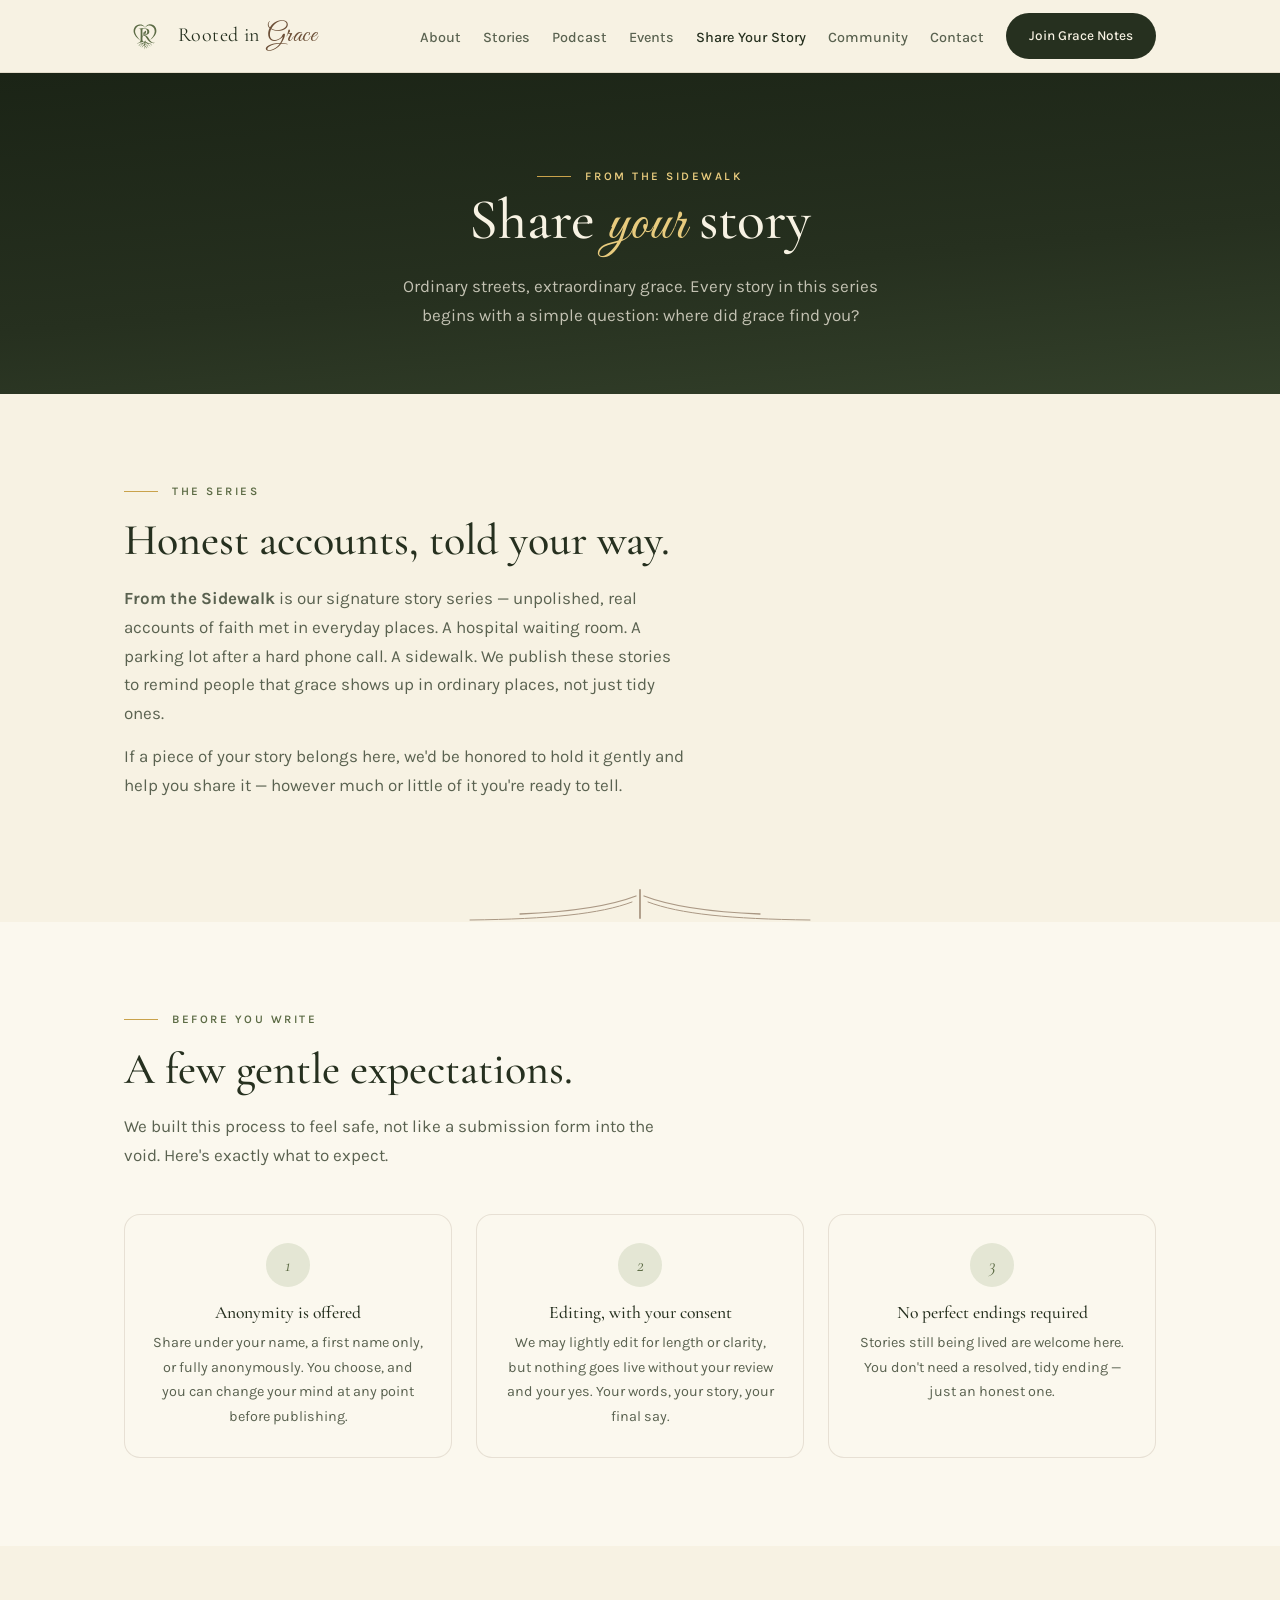
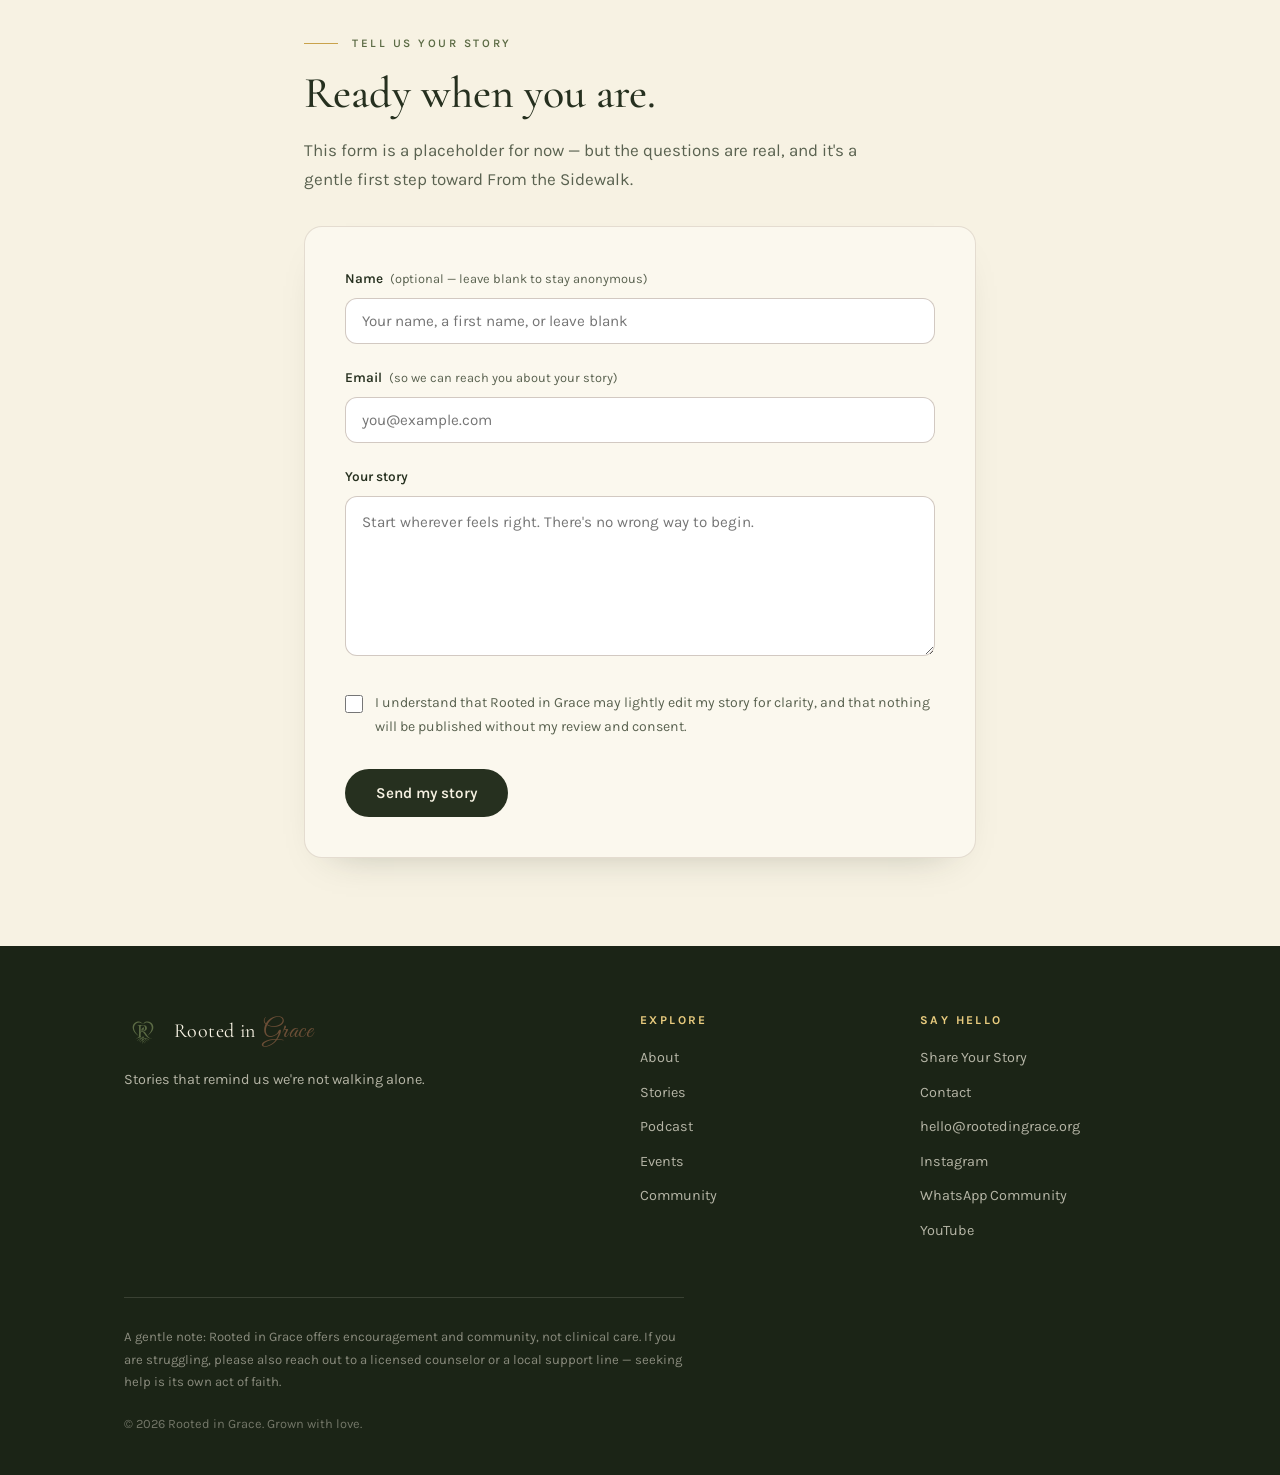
<file: share.html>
<!DOCTYPE html>
<html lang="en">
<head>
<meta charset="UTF-8">
<meta name="viewport" content="width=device-width, initial-scale=1.0">
<title>Share Your Story — Rooted in Grace</title>
<meta name="description" content="Share your story for From the Sidewalk — Rooted in Grace's storytelling series. Anonymity offered, editing with your consent, no perfect endings required.">
<link rel="icon" href="assets/favicon.svg" type="image/svg+xml">
<link rel="icon" href="assets/favicon.ico" sizes="48x48">
<link rel="apple-touch-icon" href="assets/apple-touch-icon.png">
<link rel="preconnect" href="https://fonts.googleapis.com">
<link rel="preconnect" href="https://fonts.gstatic.com" crossorigin>
<link href="https://fonts.googleapis.com/css2?family=Cormorant+Garamond:ital,wght@0,400;0,500;0,600;1,400;1,500&family=Great+Vibes&family=Karla:ital,wght@0,300;0,400;0,500;0,600;1,400&display=swap" rel="stylesheet">
<link rel="stylesheet" href="assets/style.css">
</head>
<body>
<header>
  <div class="wrap nav">
    <a class="brand" href="index.html" aria-label="Rooted in Grace — home">
      <svg viewBox="0 0 120 120" aria-hidden="true"><use href="#treemark"/></svg>
      <span class="brand-name">Rooted in <span class="script">Grace</span></span>
    </a>
    <button class="nav-toggle" aria-label="Open menu" aria-expanded="false" onclick="toggleNav(this)">
      <span></span><span></span><span></span>
    </button>
    <ul class="nav-links" id="navLinks">
      <li><a href="about.html">About</a></li>
      <li><a href="index.html#story">Stories</a></li>
      <li><a href="index.html#podcast">Podcast</a></li>
      <li><a href="events.html">Events</a></li>
      <li><a href="share.html" aria-current="page" style="color:var(--forest)">Share Your Story</a></li>
      <li><a href="index.html#community">Community</a></li>
      <li><a href="contact.html">Contact</a></li>
      <li><a class="btn btn-solid" href="index.html#notes">Join Grace Notes</a></li>
    </ul>
  </div>
</header>

<main>
<section class="page-hero">
  <div class="wrap">
    <p class="eyebrow" style="justify-content:center;color:var(--gold-soft)">From the Sidewalk</p>
    <h1>Share <span class="script">your</span> story</h1>
    <p>Ordinary streets, extraordinary grace. Every story in this series begins with a simple question: where did grace find you?</p>
  </div>
</section>

<!-- ============ ABOUT THE SERIES ============ -->
<section>
  <div class="wrap reveal">
    <p class="eyebrow">The series</p>
    <h2>Honest accounts, told your way.</h2>
    <p class="lede"><strong>From the Sidewalk</strong> is our signature story series — unpolished, real accounts of faith met in everyday places. A hospital waiting room. A parking lot after a hard phone call. A sidewalk. We publish these stories to remind people that grace shows up in ordinary places, not just tidy ones.</p>
    <p class="lede" style="margin-top:14px">If a piece of your story belongs here, we'd be honored to hold it gently and help you share it — however much or little of it you're ready to tell.</p>
  </div>
</section>

<div class="wrap reveal">
  <svg class="roots-divider" viewBox="0 0 420 34" fill="none" stroke="currentColor" stroke-linecap="round" aria-hidden="true">
    <path d="M210 2 C210 12 210 20 210 30" stroke-width="1.8"/>
    <path d="M206 8 C180 18 140 24 90 26" stroke-width="1.3"/>
    <path d="M214 8 C240 18 280 24 330 26" stroke-width="1.3"/>
    <path d="M202 14 C170 26 120 31 40 32" stroke-width="1"/>
    <path d="M218 14 C250 26 300 31 380 32" stroke-width="1"/>
  </svg>
</div>

<!-- ============ GENTLE EXPECTATIONS ============ -->
<section style="background:var(--cream-warm)">
  <div class="wrap reveal">
    <p class="eyebrow">Before you write</p>
    <h2>A few gentle expectations.</h2>
    <p class="lede">We built this process to feel safe, not like a submission form into the void. Here's exactly what to expect.</p>
    <div class="expect-grid">
      <div class="expect-card">
        <span class="glyph" aria-hidden="true">1</span>
        <h3>Anonymity is offered</h3>
        <p>Share under your name, a first name only, or fully anonymously. You choose, and you can change your mind at any point before publishing.</p>
      </div>
      <div class="expect-card">
        <span class="glyph" aria-hidden="true">2</span>
        <h3>Editing, with your consent</h3>
        <p>We may lightly edit for length or clarity, but nothing goes live without your review and your yes. Your words, your story, your final say.</p>
      </div>
      <div class="expect-card">
        <span class="glyph" aria-hidden="true">3</span>
        <h3>No perfect endings required</h3>
        <p>Stories still being lived are welcome here. You don't need a resolved, tidy ending — just an honest one.</p>
      </div>
    </div>
  </div>
</section>

<!-- ============ SUBMISSION FORM ============ -->
<section id="submit">
  <div class="wrap reveal" style="max-width:720px">
    <p class="eyebrow">Tell us your story</p>
    <h2>Ready when you are.</h2>
    <p class="lede" style="margin-bottom:32px">This form is a placeholder for now — but the questions are real, and it's a gentle first step toward From the Sidewalk.</p>
    <div class="form-panel">
      <form id="storyForm" onsubmit="return handleFormSubmit(event, 'storyThanks')">
        <div class="field">
          <label for="storyName">Name <span class="hint">(optional — leave blank to stay anonymous)</span></label>
          <input type="text" id="storyName" name="name" placeholder="Your name, a first name, or leave blank">
        </div>
        <div class="field">
          <label for="storyEmail">Email <span class="hint">(so we can reach you about your story)</span></label>
          <input type="email" id="storyEmail" name="email" required placeholder="you@example.com">
        </div>
        <div class="field">
          <label for="storyText">Your story</label>
          <textarea id="storyText" name="story" required placeholder="Start wherever feels right. There's no wrong way to begin."></textarea>
        </div>
        <label class="checkbox-field" for="storyConsent">
          <input type="checkbox" id="storyConsent" name="consent" required>
          <span>I understand that Rooted in Grace may lightly edit my story for clarity, and that nothing will be published without my review and consent.</span>
        </label>
        <button class="btn btn-solid form-submit" type="submit">Send my story</button>
      </form>
      <p class="form-thanks" id="storyThanks">Thank you for trusting us with this. We'll be in touch gently, and on your time. 🌿</p>
    </div>
  </div>
</section>
</main>

<footer id="contact-info">
  <div class="wrap">
    <div class="foot-grid">
      <div>
        <a class="brand" href="index.html">
          <svg viewBox="0 0 120 120" style="width:38px;height:38px" aria-hidden="true"><use href="#treemark"/></svg>
          <span class="brand-name">Rooted in <span class="script">Grace</span></span>
        </a>
        <p style="margin-top:14px;max-width:36ch">Stories that remind us we're not walking alone.</p>
      </div>
      <div>
        <h4>Explore</h4>
        <ul>
          <li><a href="about.html">About</a></li>
          <li><a href="index.html#story">Stories</a></li>
          <li><a href="index.html#podcast">Podcast</a></li>
          <li><a href="events.html">Events</a></li>
          <li><a href="index.html#community">Community</a></li>
        </ul>
      </div>
      <div>
        <h4>Say hello</h4>
        <ul>
          <li><a href="share.html">Share Your Story</a></li>
          <li><a href="contact.html">Contact</a></li>
          <li><a href="mailto:hello@rootedingrace.org">hello@rootedingrace.org</a></li>
          <li><a href="https://www.instagram.com/rootedingrace.ke/" target="_blank" rel="noopener">Instagram</a></li>
          <li><a href="https://whatsapp.com/channel/0029VbCmbwV9mrGTcMAKvH30" target="_blank" rel="noopener">WhatsApp Community</a></li>
          <li><a href="#">YouTube</a></li>
        </ul>
      </div>
    </div>
    <p class="wellness">A gentle note: Rooted in Grace offers encouragement and community, not clinical care. If you are struggling, please also reach out to a licensed counselor or a local support line — seeking help is its own act of faith.</p>
    <p class="copyright">&copy; 2026 Rooted in Grace. Grown with love.</p>
  </div>
</footer>

<!-- shared tree mark -->
<script src="assets/tree-mark.js"></script>
<script src="assets/main.js"></script>
</body>
</html>
</file>
<file: assets/style.css>
:root{
  --forest:#26301F;
  --forest-deep:#1B2416;
  --moss:#5C6B45;
  --sage:#A9B18D;
  --sage-pale:#E4E6D4;
  --cream:#F7F2E3;
  --cream-warm:#FBF8EE;
  --bark:#6B4E36;
  --gold:#C9A24B;
  --gold-soft:#E8CB7E;
  --ink:#2C3325;
  --ink-soft:#5A6250;
  --display:'Cormorant Garamond', Georgia, serif;
  --script:'Great Vibes', cursive;
  --body:'Karla', 'Helvetica Neue', sans-serif;
}
*{margin:0;padding:0;box-sizing:border-box}
html{scroll-behavior:smooth}
@media (prefers-reduced-motion: reduce){
  html{scroll-behavior:auto}
  *,*::before,*::after{animation:none!important;transition:none!important}
}
body{
  font-family:var(--body);
  color:var(--ink);
  background:var(--cream);
  font-size:1.0625rem;
  line-height:1.7;
  -webkit-font-smoothing:antialiased;
}
img{max-width:100%;display:block}
a{color:inherit}
:focus-visible{outline:2px solid var(--gold);outline-offset:3px;border-radius:2px}

/* ---------- shared ---------- */
.wrap{max-width:1080px;margin:0 auto;padding:0 24px}
.eyebrow{
  font-family:var(--body);font-size:.72rem;font-weight:600;
  letter-spacing:.22em;text-transform:uppercase;color:var(--moss);
  display:flex;align-items:center;gap:14px;
}
.eyebrow::before{content:"";width:34px;height:1px;background:var(--gold);flex-shrink:0}
h1,h2,h3{font-family:var(--display);font-weight:500;line-height:1.15;color:var(--forest)}
h2{font-size:clamp(2rem,4vw,2.75rem);margin:14px 0 18px}
h3{font-size:1.45rem}
.script{font-family:var(--script);font-weight:400}
.lede{color:var(--ink-soft);max-width:56ch}
.btn{
  display:inline-block;font-family:var(--body);font-weight:600;font-size:.95rem;
  padding:14px 30px;border-radius:100px;text-decoration:none;
  transition:transform .18s ease, background .18s ease, color .18s ease;
  border:1.5px solid transparent;cursor:pointer;
}
.btn:hover{transform:translateY(-2px)}
.btn-solid{background:var(--forest);color:var(--cream)}
.btn-solid:hover{background:var(--moss)}
.btn-cream{background:var(--cream);color:var(--forest)}
.btn-cream:hover{background:var(--gold-soft)}
.btn-line{border-color:var(--cream);color:var(--cream)}
.btn-line:hover{background:rgba(247,242,227,.12)}
.btn-line-dark{border-color:var(--forest);color:var(--forest)}
.btn-line-dark:hover{background:var(--forest);color:var(--cream)}
section{padding:88px 0}

/* fade-up reveal */
.reveal{opacity:0;transform:translateY(22px);transition:opacity .7s ease,transform .7s ease}
.reveal.in{opacity:1;transform:none}
@media (prefers-reduced-motion: reduce){.reveal{opacity:1;transform:none}}

/* root divider — the signature */
.roots-divider{display:block;width:min(420px,70%);margin:0 auto;color:var(--bark);opacity:.55}

/* ---------- nav ---------- */
header{
  position:sticky;top:0;z-index:50;
  background:rgba(247,242,227,.92);backdrop-filter:blur(8px);
  border-bottom:1px solid rgba(107,78,54,.14);
}
.nav{display:flex;align-items:center;justify-content:space-between;height:72px}
.brand{display:flex;align-items:center;gap:12px;text-decoration:none}
.brand svg{width:42px;height:42px}
.brand-name{font-family:var(--display);font-size:1.25rem;color:var(--forest);letter-spacing:.02em}
.brand-name .script{font-size:1.6rem;color:var(--bark);margin-left:2px}
.nav-links{display:flex;gap:22px;align-items:center;list-style:none}
.nav-links a{font-size:.9rem;font-weight:500;text-decoration:none;white-space:nowrap}
.nav-links a:not(.btn){color:var(--ink-soft)}
.nav-links a:not(.btn):hover{color:var(--forest)}
.nav-links .btn{padding:10px 22px;font-size:.85rem}
.nav-toggle{display:none;background:none;border:none;cursor:pointer;padding:8px}
.nav-toggle span{display:block;width:22px;height:2px;background:var(--forest);margin:5px 0;border-radius:2px}
@media (max-width:960px){
  .nav-toggle{display:block}
  .nav-links{
    position:absolute;top:72px;left:0;right:0;flex-direction:column;gap:0;
    background:var(--cream-warm);border-bottom:1px solid rgba(107,78,54,.14);
    max-height:0;overflow:hidden;transition:max-height .3s ease;
  }
  .nav-links.open{max-height:560px;overflow-y:auto}
  .nav-links li{width:100%;text-align:center}
  .nav-links a{display:block;padding:16px}
  .nav-links .btn{margin:12px auto 20px;display:inline-block}
}

/* ---------- hero ---------- */
.hero{
  position:relative;overflow:hidden;text-align:center;
  padding:110px 0 130px;
  background:
    radial-gradient(560px 380px at 78% 12%, rgba(232,203,126,.22), transparent 65%),
    radial-gradient(420px 300px at 15% 78%, rgba(169,177,141,.16), transparent 65%),
    radial-gradient(300px 220px at 60% 55%, rgba(232,203,126,.10), transparent 70%),
    linear-gradient(175deg, #1B2416 0%, #26301F 45%, #33402A 100%);
  color:var(--cream);
}
.hero .mark{width:96px;height:96px;margin:0 auto 26px}
.hero h1{
  color:var(--cream);font-size:clamp(3rem,7.5vw,5.2rem);font-weight:500;letter-spacing:.01em;
}
.hero h1 .script{
  color:var(--gold-soft);font-size:clamp(3.4rem,8.5vw,6rem);
  display:inline-block;transform:translateY(6px);padding:0 .08em;
}
.hero .tagline{
  font-family:var(--display);font-style:italic;font-size:clamp(1.25rem,2.6vw,1.6rem);
  color:var(--sage-pale);margin:20px auto 14px;
}
.hero .sub{color:rgba(247,242,227,.75);max-width:52ch;margin:0 auto 38px;font-size:1rem}
.hero-cta{display:flex;gap:16px;justify-content:center;flex-wrap:wrap}
.hero .soon{
  margin-top:34px;font-size:.82rem;letter-spacing:.14em;text-transform:uppercase;
  color:var(--gold-soft);opacity:.9;
}
/* roots growing from the hero's base */
.hero-roots{position:absolute;bottom:-2px;left:50%;transform:translateX(-50%);width:min(680px,95%);color:var(--cream);opacity:.28}

/* ---------- page hero (interior pages) ---------- */
.page-hero{padding:80px 0 64px;text-align:center;background:linear-gradient(175deg,#1B2416,#26301F 60%,#33402A);color:var(--cream)}
.page-hero h1{color:var(--cream);font-size:clamp(2.4rem,5vw,3.6rem)}
.page-hero .script{color:var(--gold-soft)}
.page-hero p{color:rgba(247,242,227,.75);max-width:52ch;margin:14px auto 0}

/* ---------- story ---------- */
.split{display:grid;grid-template-columns:1fr 1fr;gap:56px;align-items:center}
@media (max-width:820px){.split{grid-template-columns:1fr;gap:36px}}
.story-card{
  background:var(--cream-warm);border:1px solid rgba(107,78,54,.16);border-radius:18px;
  padding:36px;box-shadow:0 18px 40px -28px rgba(38,48,31,.35);position:relative;
}
.story-card::before{
  content:"";position:absolute;inset:10px;border:1px solid rgba(201,162,75,.35);
  border-radius:12px;pointer-events:none;
}
.story-card .tag{
  display:inline-block;background:var(--sage-pale);color:var(--moss);
  font-size:.72rem;font-weight:600;letter-spacing:.16em;text-transform:uppercase;
  padding:6px 14px;border-radius:100px;margin-bottom:18px;
}
.story-card h3{font-size:1.7rem;font-style:italic;margin-bottom:12px}
.story-card p{color:var(--ink-soft);font-size:.98rem}
.story-card .meta{margin-top:22px;font-size:.85rem;color:var(--bark);font-weight:600}

/* ---------- podcast ---------- */
.podcast{background:var(--forest);color:var(--cream)}
.podcast h2{color:var(--cream)}
.podcast .lede{color:rgba(247,242,227,.72)}
.episode{
  background:rgba(247,242,227,.06);border:1px solid rgba(247,242,227,.16);
  border-radius:18px;padding:32px;display:flex;gap:24px;align-items:center;
}
@media (max-width:640px){.episode{flex-direction:column;text-align:center}}
.play{
  width:64px;height:64px;border-radius:50%;background:var(--gold);flex-shrink:0;
  display:flex;align-items:center;justify-content:center;
}
.play svg{width:22px;height:22px;fill:var(--forest);margin-left:3px}
.episode h3{color:var(--cream);font-style:italic}
.episode p{color:rgba(247,242,227,.65);font-size:.92rem;margin-top:6px}
.platforms{display:flex;gap:12px;flex-wrap:wrap;margin-top:30px}
.platforms a{
  font-size:.82rem;font-weight:600;text-decoration:none;color:var(--sage-pale);
  border:1px solid rgba(247,242,227,.25);border-radius:100px;padding:9px 20px;
}
.platforms a:hover{border-color:var(--gold-soft);color:var(--gold-soft)}

/* ---------- grace notes ---------- */
.notes{background:var(--sage-pale)}
.notes-panel{
  background:var(--cream-warm);border-radius:22px;padding:56px 48px;text-align:center;
  border:1px solid rgba(107,78,54,.12);box-shadow:0 24px 50px -34px rgba(38,48,31,.4);
  max-width:640px;margin:0 auto;
}
@media (max-width:560px){.notes-panel{padding:40px 24px}}
.notes-panel .script{font-size:2.6rem;color:var(--bark);display:block;line-height:1.2}
.notes-panel h2{margin-top:2px}
.notes-form{display:flex;gap:10px;max-width:440px;margin:30px auto 0}
@media (max-width:560px){.notes-form{flex-direction:column}}
.notes-form input{
  flex:1;font-family:var(--body);font-size:.95rem;padding:14px 20px;
  border:1.5px solid rgba(107,78,54,.3);border-radius:100px;background:#fff;color:var(--ink);
}
.notes-form input:focus{outline:2px solid var(--gold);outline-offset:1px}
.notes-note{font-size:.82rem;color:var(--ink-soft);margin-top:16px}
.form-thanks{display:none;font-family:var(--display);font-style:italic;font-size:1.2rem;color:var(--moss);margin-top:24px}

/* ---------- journal ---------- */
.cards{display:grid;grid-template-columns:repeat(3,1fr);gap:26px;margin-top:44px}
@media (max-width:860px){.cards{grid-template-columns:1fr}}
.card{
  background:var(--cream-warm);border:1px solid rgba(107,78,54,.14);border-radius:16px;
  padding:30px;text-decoration:none;display:block;
  transition:transform .2s ease, box-shadow .2s ease;
}
.card:hover{transform:translateY(-4px);box-shadow:0 20px 40px -30px rgba(38,48,31,.45)}
.card .cat{font-size:.72rem;font-weight:600;letter-spacing:.18em;text-transform:uppercase;color:var(--gold);}
.card h3{margin:12px 0 10px;font-style:italic}
.card p{font-size:.93rem;color:var(--ink-soft)}
.card .soon-chip{
  display:inline-block;margin-top:18px;font-size:.75rem;font-weight:600;
  color:var(--moss);background:var(--sage-pale);border-radius:100px;padding:5px 14px;
}

/* ---------- events ---------- */
.events{background:var(--cream-warm)}
.event-list{display:grid;gap:20px;margin-top:44px}
.event{
  display:grid;grid-template-columns:auto 1fr auto;gap:28px;align-items:center;
  background:var(--cream);border:1px solid rgba(107,78,54,.16);border-radius:16px;padding:26px 30px;
}
@media (max-width:720px){.event{grid-template-columns:1fr;text-align:center;gap:16px}}
.date-chip{
  width:74px;height:74px;border-radius:14px;background:var(--forest);color:var(--cream);
  display:flex;flex-direction:column;align-items:center;justify-content:center;margin:0 auto;
}
.date-chip .d{font-family:var(--display);font-size:1.7rem;line-height:1}
.date-chip .m{font-size:.68rem;letter-spacing:.2em;text-transform:uppercase;color:var(--gold-soft)}
.event h3{font-style:italic}
.event .where{font-size:.85rem;color:var(--ink-soft);margin-top:6px}
.event .where b{color:var(--moss);font-weight:600}
.past-link{margin-top:28px;text-align:center;font-size:.92rem}
.past-link a{color:var(--bark);font-weight:600}

/* ---------- past gatherings archive ---------- */
.past-grid{display:grid;grid-template-columns:repeat(3,1fr);gap:24px;margin-top:40px}
@media (max-width:860px){.past-grid{grid-template-columns:1fr}}
.past-card{background:var(--cream-warm);border:1px solid rgba(107,78,54,.14);border-radius:16px;padding:28px}
.past-card .when{font-size:.75rem;letter-spacing:.16em;text-transform:uppercase;color:var(--gold);font-weight:600}
.past-card h3{font-style:italic;margin:10px 0 8px}
.past-card p{font-size:.92rem;color:var(--ink-soft)}
.past-card a{font-size:.85rem;font-weight:600;color:var(--bark)}

/* ---------- community ---------- */
.community{
  background:
    radial-gradient(480px 320px at 85% 20%, rgba(232,203,126,.16), transparent 65%),
    linear-gradient(160deg,#2A3522,#1B2416);
  color:var(--cream);text-align:center;
}
.community h2{color:var(--cream)}
.community .lede{margin:0 auto 12px;color:rgba(247,242,227,.75)}
.community .expect{
  font-family:var(--display);font-style:italic;font-size:1.15rem;color:var(--sage-pale);
  max-width:58ch;margin:18px auto 36px;
}

/* ---------- partner ---------- */
.partner .split{align-items:start}
.partner ul{list-style:none;margin-top:8px}
.partner li{
  padding:18px 0;border-bottom:1px solid rgba(107,78,54,.16);
  font-size:.98rem;color:var(--ink-soft);
}
.partner li b{color:var(--forest);font-weight:600;font-family:var(--display);font-size:1.15rem;display:block;margin-bottom:2px}

/* ---------- founder / about ---------- */
.founder{background:var(--cream-warm)}
.portrait-frame{
  aspect-ratio:4/5;border-radius:18px;background:var(--sage-pale);
  border:1px solid rgba(107,78,54,.16);display:flex;align-items:center;justify-content:center;
  color:var(--moss);position:relative;overflow:hidden;
}
.portrait-frame img{width:100%;height:100%;object-fit:cover;object-position:50% 28%;display:block}
.portrait-frame::before{content:"";position:absolute;inset:10px;border:1px solid rgba(201,162,75,.35);border-radius:12px;pointer-events:none;z-index:1}
.portrait-frame span{font-family:var(--display);font-style:italic;font-size:1rem;color:var(--moss);text-align:center;padding:0 24px}
.mission-grid{display:grid;grid-template-columns:repeat(3,1fr);gap:24px;margin-top:44px}
@media (max-width:860px){.mission-grid{grid-template-columns:1fr}}
.mission-item{background:var(--cream);border:1px solid rgba(107,78,54,.14);border-radius:16px;padding:28px}
.mission-item .num{font-family:var(--display);font-style:italic;font-size:1.6rem;color:var(--gold);display:block;margin-bottom:8px}
.mission-item h3{font-size:1.15rem;margin-bottom:8px}
.mission-item p{font-size:.92rem;color:var(--ink-soft)}

/* ---------- expectation cards (share your story) ---------- */
.expect-grid{display:grid;grid-template-columns:repeat(3,1fr);gap:24px;margin-top:44px}
@media (max-width:860px){.expect-grid{grid-template-columns:1fr}}
.expect-card{background:var(--cream-warm);border:1px solid rgba(107,78,54,.14);border-radius:16px;padding:28px;text-align:center}
.expect-card .glyph{
  width:44px;height:44px;border-radius:50%;background:var(--sage-pale);color:var(--moss);
  display:flex;align-items:center;justify-content:center;margin:0 auto 16px;
  font-family:var(--display);font-style:italic;font-size:1.2rem;
}
.expect-card h3{font-size:1.1rem;margin-bottom:8px}
.expect-card p{font-size:.9rem;color:var(--ink-soft)}

/* ---------- form panel (share / contact) ---------- */
.form-panel{
  background:var(--cream-warm);border:1px solid rgba(107,78,54,.16);border-radius:18px;
  padding:40px;box-shadow:0 18px 40px -28px rgba(38,48,31,.35);
}
@media (max-width:560px){.form-panel{padding:26px}}
.field{margin-bottom:22px}
.field:last-of-type{margin-bottom:0}
.field label{display:block;font-size:.85rem;font-weight:600;color:var(--forest);margin-bottom:8px}
.field .hint{font-weight:400;color:var(--ink-soft);font-size:.8rem;margin-left:4px}
.field input[type=text],.field input[type=email],.field textarea{
  width:100%;font-family:var(--body);font-size:.95rem;padding:13px 16px;
  border:1.5px solid rgba(107,78,54,.3);border-radius:12px;background:#fff;color:var(--ink);
}
.field textarea{min-height:160px;resize:vertical;line-height:1.6;font-family:var(--body)}
.field input:focus,.field textarea:focus{outline:2px solid var(--gold);outline-offset:1px;border-color:var(--gold)}
.checkbox-field{display:flex;gap:12px;align-items:flex-start;font-size:.88rem;color:var(--ink-soft);margin-top:26px;margin-bottom:26px}
.checkbox-field input{margin-top:4px;width:18px;height:18px;accent-color:var(--moss);flex-shrink:0}
.form-submit{margin-top:4px}

/* ---------- contact ---------- */
.contact-grid{display:grid;grid-template-columns:1fr 1.25fr;gap:56px;align-items:start}
@media (max-width:820px){.contact-grid{grid-template-columns:1fr;gap:36px}}
.contact-list{list-style:none;margin-top:24px}
.contact-list li{display:flex;align-items:baseline;gap:10px;padding:14px 0;border-bottom:1px solid rgba(107,78,54,.16)}
.contact-list li span{font-size:.75rem;font-weight:600;letter-spacing:.14em;text-transform:uppercase;color:var(--moss);min-width:88px}
.contact-list a{font-weight:600;color:var(--forest);text-decoration:none}
.contact-list a:hover{color:var(--bark)}

/* ---------- footer ---------- */
footer{background:var(--forest-deep);color:rgba(247,242,227,.7);padding:64px 0 40px;font-size:.9rem}
.foot-grid{display:grid;grid-template-columns:2fr 1fr 1fr;gap:44px;margin-bottom:44px}
@media (max-width:720px){.foot-grid{grid-template-columns:1fr;text-align:center}}
footer .brand-name{color:var(--cream)}
footer h4{font-family:var(--body);font-size:.75rem;letter-spacing:.2em;text-transform:uppercase;color:var(--gold-soft);margin-bottom:16px}
footer ul{list-style:none}
footer li{margin-bottom:10px}
footer a{color:rgba(247,242,227,.7);text-decoration:none}
footer a:hover{color:var(--cream)}
.wellness{
  border-top:1px solid rgba(247,242,227,.14);padding-top:28px;
  font-size:.82rem;line-height:1.7;color:rgba(247,242,227,.5);
  max-width:70ch;
}
.copyright{margin-top:20px;font-size:.8rem;color:rgba(247,242,227,.4)}
</file>
